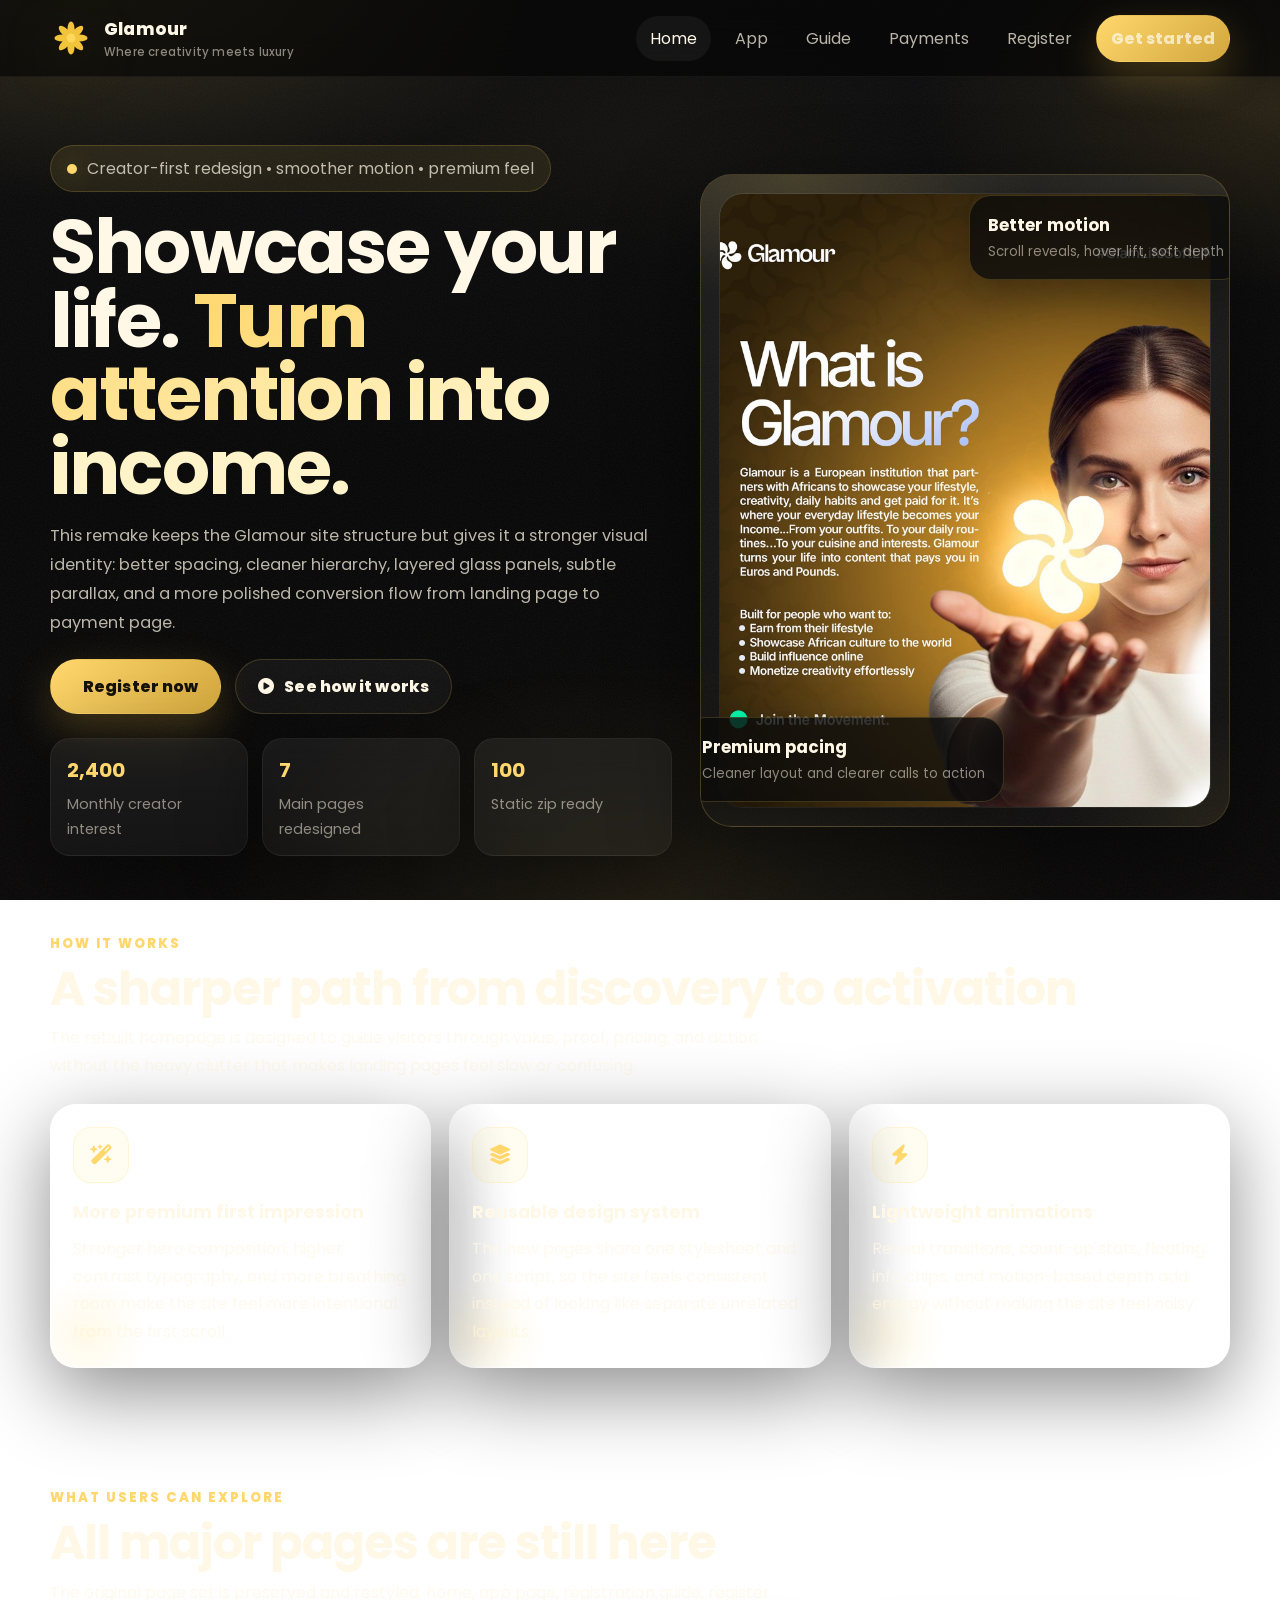
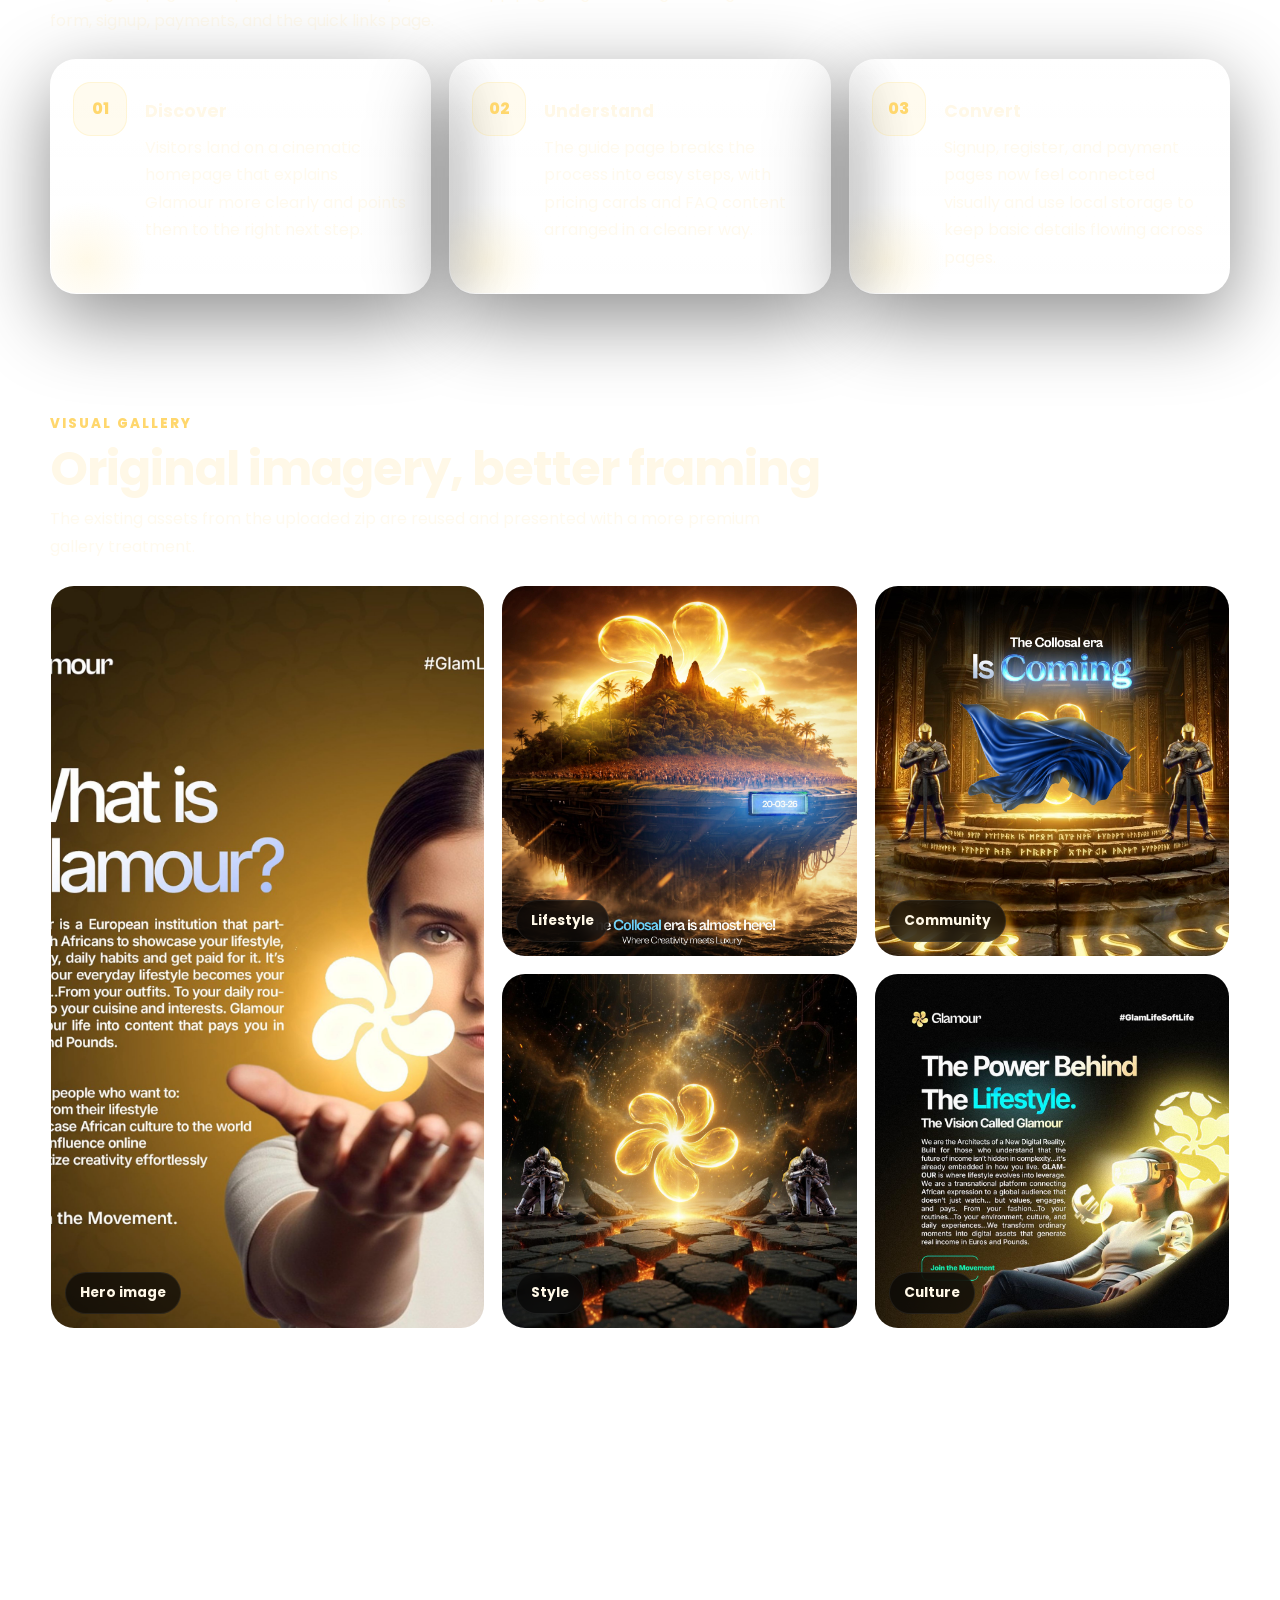
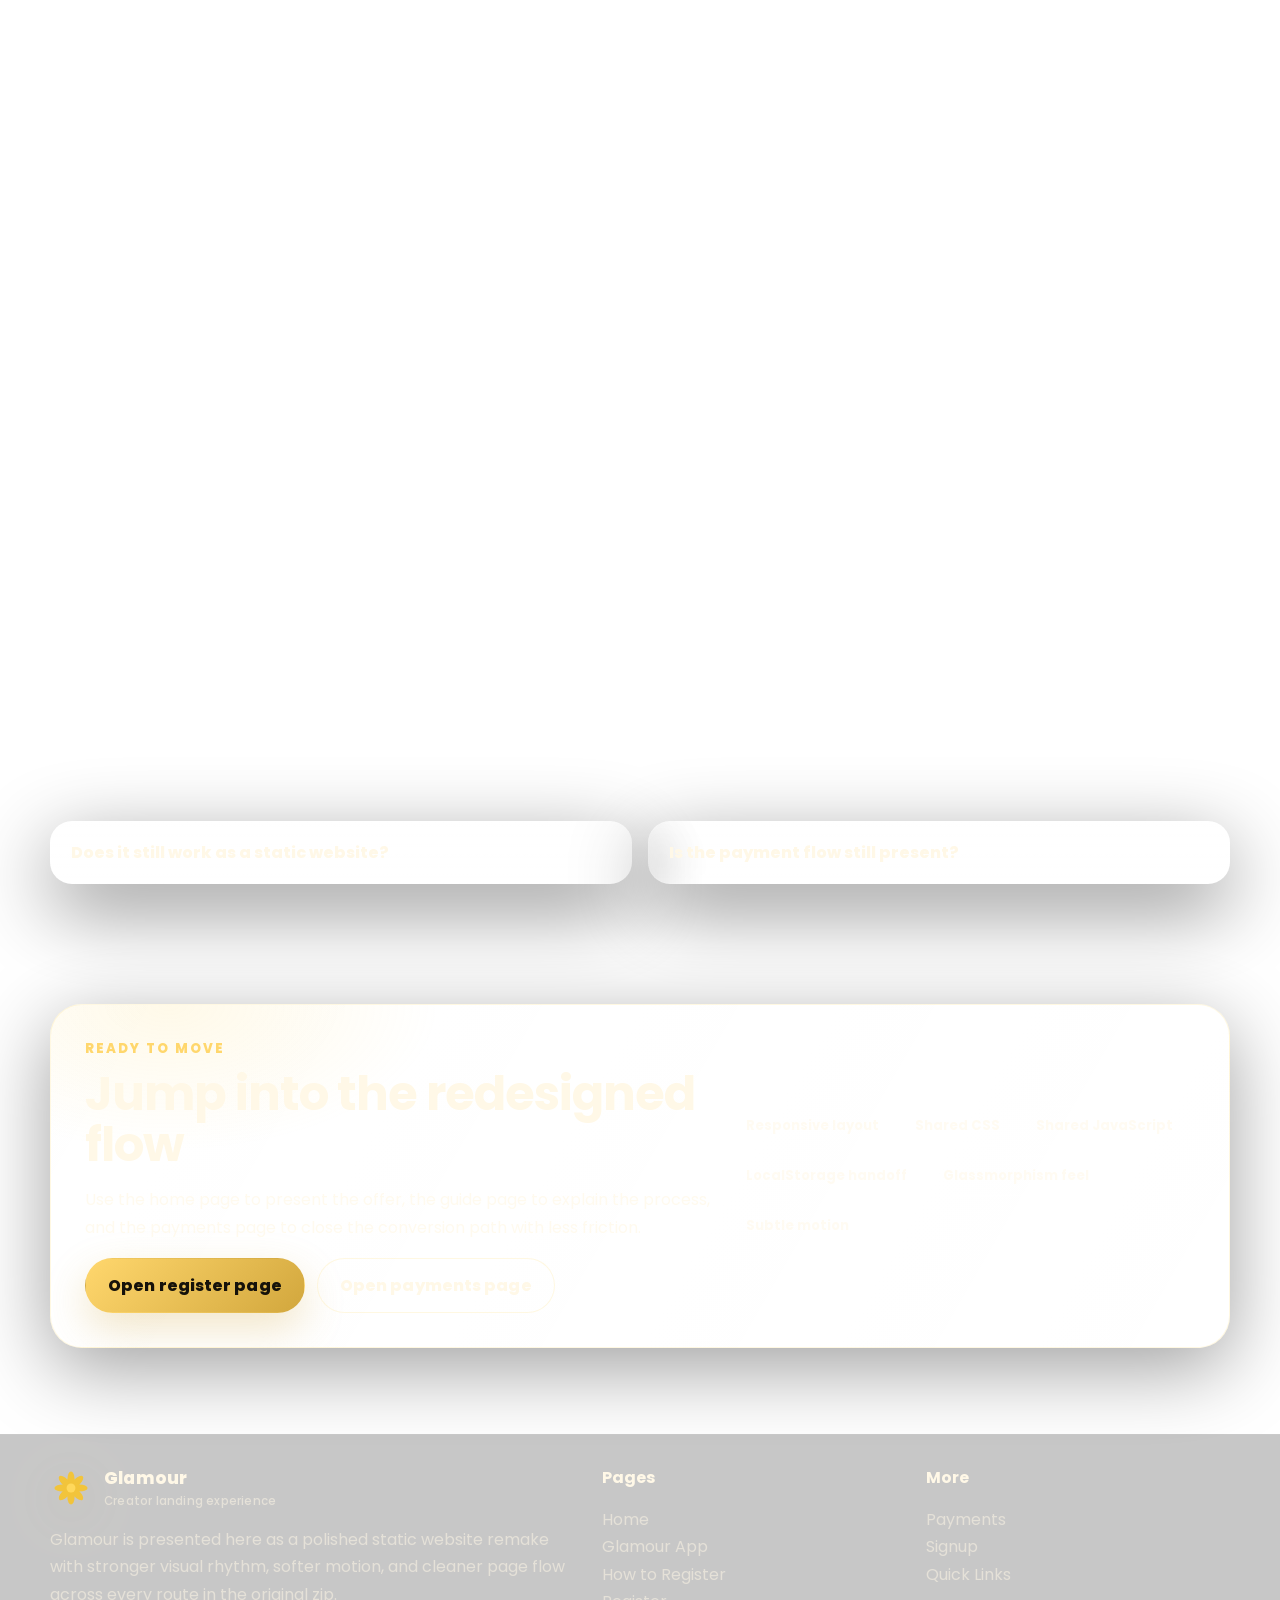
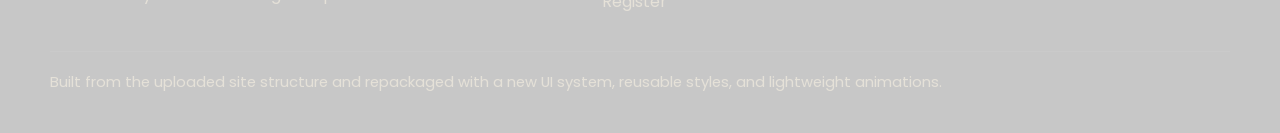
<file: index.html>
<!DOCTYPE html>
<html lang="en">
<head>

  <meta charset="UTF-8" />
  <meta name="viewport" content="width=device-width, initial-scale=1" />
  <meta name="theme-color" content="#0b0b0c" />
  <meta name="description" content="A redesigned Glamour static website with upgraded UI, smoother animations, modern sections, and every main page preserved." />
  <meta name="robots" content="index,follow" />
  <link rel="canonical" href="https://glamourwebsite.com.ng/" />
  <title>Glamour Website Remake — Lifestyle Monetization Landing Experience</title>
  <link rel="manifest" href="manifest.webmanifest" />
  <link rel="icon" href="assets/logo.svg" type="image/svg+xml" />
  <link rel="icon" href="assets/icons/favicon.ico" sizes="any" />
  <link rel="apple-touch-icon" sizes="180x180" href="assets/icons/apple-touch-icon.png" />
  <meta property="og:type" content="website" />
  <meta property="og:title" content="Glamour Website Remake — Lifestyle Monetization Landing Experience" />
  <meta property="og:description" content="A redesigned Glamour static website with upgraded UI, smoother animations, modern sections, and every main page preserved." />
  <meta property="og:url" content="https://glamourwebsite.com.ng/" />
  <meta property="og:image" content="https://glamourwebsite.com.ng/assets/glamour-hero.jpg" />
  <meta name="twitter:card" content="summary_large_image" />
  <meta name="twitter:title" content="Glamour Website Remake — Lifestyle Monetization Landing Experience" />
  <meta name="twitter:description" content="A redesigned Glamour static website with upgraded UI, smoother animations, modern sections, and every main page preserved." />
  <meta name="twitter:image" content="https://glamourwebsite.com.ng/assets/glamour-hero.jpg" />
  <link rel="preconnect" href="https://fonts.googleapis.com" />
  <link rel="preconnect" href="https://fonts.gstatic.com" crossorigin />
  <link href="https://fonts.googleapis.com/css2?family=Poppins:wght@400;500;600;700;800;900&display=swap" rel="stylesheet" />
  <link rel="stylesheet" href="https://cdnjs.cloudflare.com/ajax/libs/font-awesome/6.5.2/css/all.min.css" />
  <link rel="stylesheet" href="assets/styles.css" />

</head>
<body>

<a class="skip-link" href="#content">Skip to content</a>
<header class="topbar">
  <div class="container topbar-inner">
    <a class="brand" href="index.html" aria-label="Glamour home">
      <img src="assets/logo.svg" alt="Glamour logo" />
      <div><span>Glamour</span><small>Where creativity meets luxury</small></div>
    </a>
    <button class="nav-toggle" type="button" aria-label="Toggle menu"><i class="fa-solid fa-bars"></i></button>
    <nav class="nav" aria-label="Main navigation">
      <a href="index.html" class="active">Home</a>
      <a href="glamour-app.html">App</a>
      <a href="how-to-register.html">Guide</a>
      <a href="payments.html">Payments</a>
      <a href="register.html">Register</a>
      <a class="btn btn-primary" href="signup.html">Get started</a>
    </nav>
  </div>
</header>

<main id="content">
  <section class="hero">
    <div class="container hero-grid">
      <div data-reveal>
        <div class="pill"><span class="dot"></span> Creator-first redesign • smoother motion • premium feel</div>
        <h1>Showcase your life. <span>Turn attention into income.</span></h1>
        <p class="lead">This remake keeps the Glamour site structure but gives it a stronger visual identity: better spacing, cleaner hierarchy, layered glass panels, subtle parallax, and a more polished conversion flow from landing page to payment page.</p>
        <div class="hero-actions">
          <a class="btn btn-primary" href="register.html"><i class="fa-solid fa-sparkles"></i> Register now</a>
          <a class="btn btn-secondary" href="how-to-register.html"><i class="fa-solid fa-circle-play"></i> See how it works</a>
        </div>
        <div class="stat-row">
          <div class="mini-card"><b data-count="2400" data-duration="1800">0</b><span>Monthly creator interest</span></div>
          <div class="mini-card"><b data-count="7" data-duration="1200">0</b><span>Main pages redesigned</span></div>
          <div class="mini-card"><b data-count="100" data-duration="1500">0</b><span>Static zip ready</span></div>
        </div>
      </div>
      <div class="visual" data-reveal>
        <div class="mock-frame">
          <img src="assets/glamour-hero.jpg" alt="Glamour hero preview" />
        </div>
        <div class="float-panel float-a"><strong>Premium pacing</strong><small>Cleaner layout and clearer calls to action</small></div>
        <div class="float-panel float-b"><strong>Better motion</strong><small>Scroll reveals, hover lift, soft depth</small></div>
      </div>
    </div>
  </section>

  <section class="section">
    <div class="container">
      <div class="section-head" data-reveal>
        <div class="eyebrow">How it works</div>
        <h2>A sharper path from discovery to activation</h2>
        <p class="sub">The rebuilt homepage is designed to guide visitors through value, proof, pricing, and action without the heavy clutter that makes landing pages feel slow or confusing.</p>
      </div>
      <div class="grid-3">
        <article class="card" data-reveal>
          <div class="icon-badge"><i class="fa-solid fa-wand-magic-sparkles"></i></div>
          <h3>More premium first impression</h3>
          <p>Stronger hero composition, higher contrast typography, and more breathing room make the site feel more intentional from the first scroll.</p>
        </article>
        <article class="card" data-reveal>
          <div class="icon-badge"><i class="fa-solid fa-layer-group"></i></div>
          <h3>Reusable design system</h3>
          <p>The new pages share one stylesheet and one script, so the site feels consistent instead of looking like separate unrelated layouts.</p>
        </article>
        <article class="card" data-reveal>
          <div class="icon-badge"><i class="fa-solid fa-bolt"></i></div>
          <h3>Lightweight animations</h3>
          <p>Reveal transitions, count-up stats, floating info chips, and motion-based depth add energy without making the site feel noisy.</p>
        </article>
      </div>
    </div>
  </section>

  <section class="section">
    <div class="container">
      <div class="section-head" data-reveal>
        <div class="eyebrow">What users can explore</div>
        <h2>All major pages are still here</h2>
        <p class="sub">The original page set is preserved and restyled: home, app page, registration guide, register form, signup, payments, and the quick links page.</p>
      </div>
      <div class="grid-3">
        <article class="card step" data-reveal><div class="step-no">01</div><div><h3>Discover</h3><p>Visitors land on a cinematic homepage that explains Glamour more clearly and points them to the right next step.</p></div></article>
        <article class="card step" data-reveal><div class="step-no">02</div><div><h3>Understand</h3><p>The guide page breaks the process into easy steps, with pricing cards and FAQ content arranged in a cleaner way.</p></div></article>
        <article class="card step" data-reveal><div class="step-no">03</div><div><h3>Convert</h3><p>Signup, register, and payment pages now feel connected visually and use local storage to keep basic details flowing across pages.</p></div></article>
      </div>
    </div>
  </section>

  <section class="section">
    <div class="container">
      <div class="section-head" data-reveal>
        <div class="eyebrow">Visual gallery</div>
        <h2>Original imagery, better framing</h2>
        <p class="sub">The existing assets from the uploaded zip are reused and presented with a more premium gallery treatment.</p>
      </div>
      <div class="gallery" data-reveal>
        <div class="shot tall" data-label="Hero image"><img src="assets/glamour-hero.jpg" alt="Glamour showcase image" /></div>
        <div class="shot" data-label="Lifestyle"><img src="works/IMG-20260320-WA0023.jpg" alt="Lifestyle work sample" /></div>
        <div class="shot" data-label="Community"><img src="works/IMG-20260320-WA0026.jpg" alt="Community work sample" /></div>
        <div class="shot" data-label="Style"><img src="works/IMG-20260320-WA0054.jpg" alt="Style work sample" /></div>
        <div class="shot" data-label="Culture"><img src="works/IMG-20260322-WA0039.jpg" alt="Culture work sample" /></div>
      </div>
    </div>
  </section>

  <section class="section">
    <div class="container">
      <div class="section-head" data-reveal>
        <div class="eyebrow">Pricing view</div>
        <h2>Cleaner plan presentation</h2>
        <p class="sub">The pricing section now emphasizes clarity first, while still keeping the gold-and-black Glamour look.</p>
      </div>
      <div class="price-grid">
        <article class="price card" data-reveal>
          <h3>Standard access</h3>
          <div><span class="strike">₦20,000</span><span class="price-tag">₦14,500</span></div>
          <p>Simple entry point for users who want to complete registration and begin with the core Glamour flow.</p>
          <div class="list">
            <div class="item"><span class="tick"><i class="fa-solid fa-check"></i></span><span>One-time onboarding payment</span></div>
            <div class="item"><span class="tick"><i class="fa-solid fa-check"></i></span><span>Access to the registration path</span></div>
            <div class="item"><span class="tick"><i class="fa-solid fa-check"></i></span><span>Fast route into the creator flow</span></div>
          </div>
          <a class="btn btn-secondary btn-block" href="signup.html?plan=Standard">Choose standard</a>
        </article>
        <article class="price card featured" data-reveal>
          <span class="ribbon">Popular</span>
          <h3>Premium access</h3>
          <div><span class="strike">₦30,000</span><span class="price-tag">₦14,500</span></div>
          <p>Presented as the highlighted option for visitors who respond better to stronger visual emphasis and premium framing.</p>
          <div class="list">
            <div class="item"><span class="tick"><i class="fa-solid fa-check"></i></span><span>Priority visual treatment on the page</span></div>
            <div class="item"><span class="tick"><i class="fa-solid fa-check"></i></span><span>Better conversion-focused placement</span></div>
            <div class="item"><span class="tick"><i class="fa-solid fa-check"></i></span><span>Direct handoff to the payment screen</span></div>
          </div>
          <a class="btn btn-primary btn-block" href="signup.html?plan=Premium">Choose premium</a>
        </article>
      </div>
    </div>
  </section>

  <section class="section">
    <div class="container">
      <div class="section-head" data-reveal>
        <div class="eyebrow">FAQ</div>
        <h2>Answers presented more calmly</h2>
      </div>
      <div class="faq-grid">
        <details data-reveal open><summary>What changed in this remake?</summary><p>The page structure stays similar, but the UI is rebuilt with a shared system, improved spacing, softer motion, and more modern cards, buttons, and sections.</p></details>
        <details data-reveal><summary>Are all original pages included?</summary><p>Yes. The rebuilt package includes all the main HTML pages contained in the uploaded site, plus the existing images and supporting assets.</p></details>
        <details data-reveal><summary>Does it still work as a static website?</summary><p>Yes. The remake remains fully static, so it can be hosted anywhere that serves HTML, CSS, JavaScript, and images.</p></details>
        <details data-reveal><summary>Is the payment flow still present?</summary><p>Yes. The payment page is redesigned and includes country selection, plan display, copy buttons, and payment handoff links.</p></details>
      </div>
    </div>
  </section>

  <section class="section">
    <div class="container cta" data-reveal>
      <div class="cta-grid">
        <div>
          <div class="eyebrow">Ready to move</div>
          <h2>Jump into the redesigned flow</h2>
          <p>Use the home page to present the offer, the guide page to explain the process, and the payments page to close the conversion path with less friction.</p>
          <div class="actions">
            <a class="btn btn-primary" href="register.html">Open register page</a>
            <a class="btn btn-secondary" href="payments.html">Open payments page</a>
          </div>
        </div>
        <div>
          <div class="tag-cloud">
            <span class="badge">Responsive layout</span>
            <span class="badge">Shared CSS</span>
            <span class="badge">Shared JavaScript</span>
            <span class="badge">LocalStorage handoff</span>
            <span class="badge">Glassmorphism feel</span>
            <span class="badge">Subtle motion</span>
          </div>
        </div>
      </div>
    </div>
  </section>
</main>

<footer>
  <div class="container footer-grid">
    <div>
      <div class="brand" style="margin-bottom:10px">
        <img src="assets/logo.svg" alt="Glamour logo" />
        <div><span>Glamour</span><small>Creator landing experience</small></div>
      </div>
      <p>Glamour is presented here as a polished static website remake with stronger visual rhythm, softer motion, and cleaner page flow across every route in the original zip.</p>
    </div>
    <div>
      <strong style="display:block;margin-bottom:10px">Pages</strong>
      <p><a href="index.html">Home</a><br><a href="glamour-app.html">Glamour App</a><br><a href="how-to-register.html">How to Register</a><br><a href="register.html">Register</a></p>
    </div>
    <div>
      <strong style="display:block;margin-bottom:10px">More</strong>
      <p><a href="payments.html">Payments</a><br><a href="signup.html">Signup</a><br><a href="shortlink.html">Quick Links</a></p>
    </div>
  </div>
  <div class="container bottom-note">Built from the uploaded site structure and repackaged with a new UI system, reusable styles, and lightweight animations.</div>
</footer>
<div class="toast" id="toast">Copied.</div>
<script src="assets/site.js"></script>

</body>
</html>
</file>
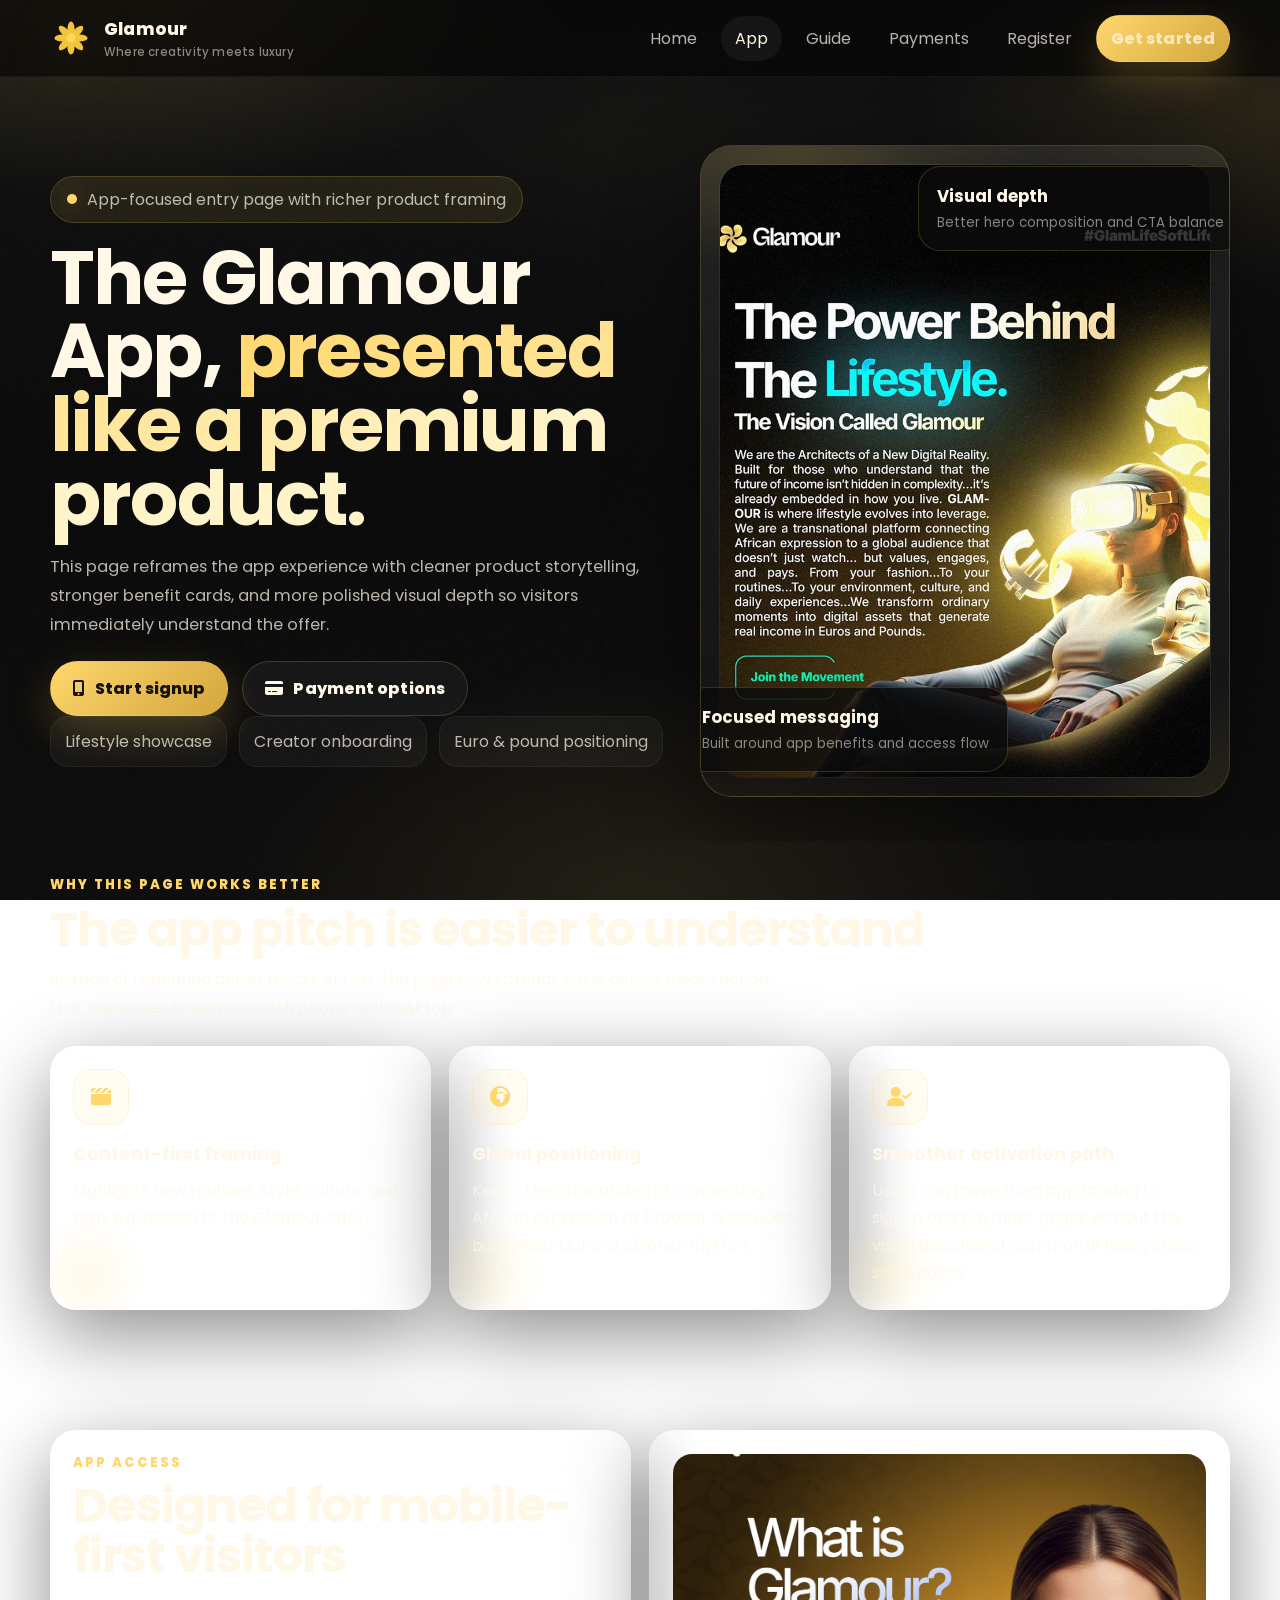
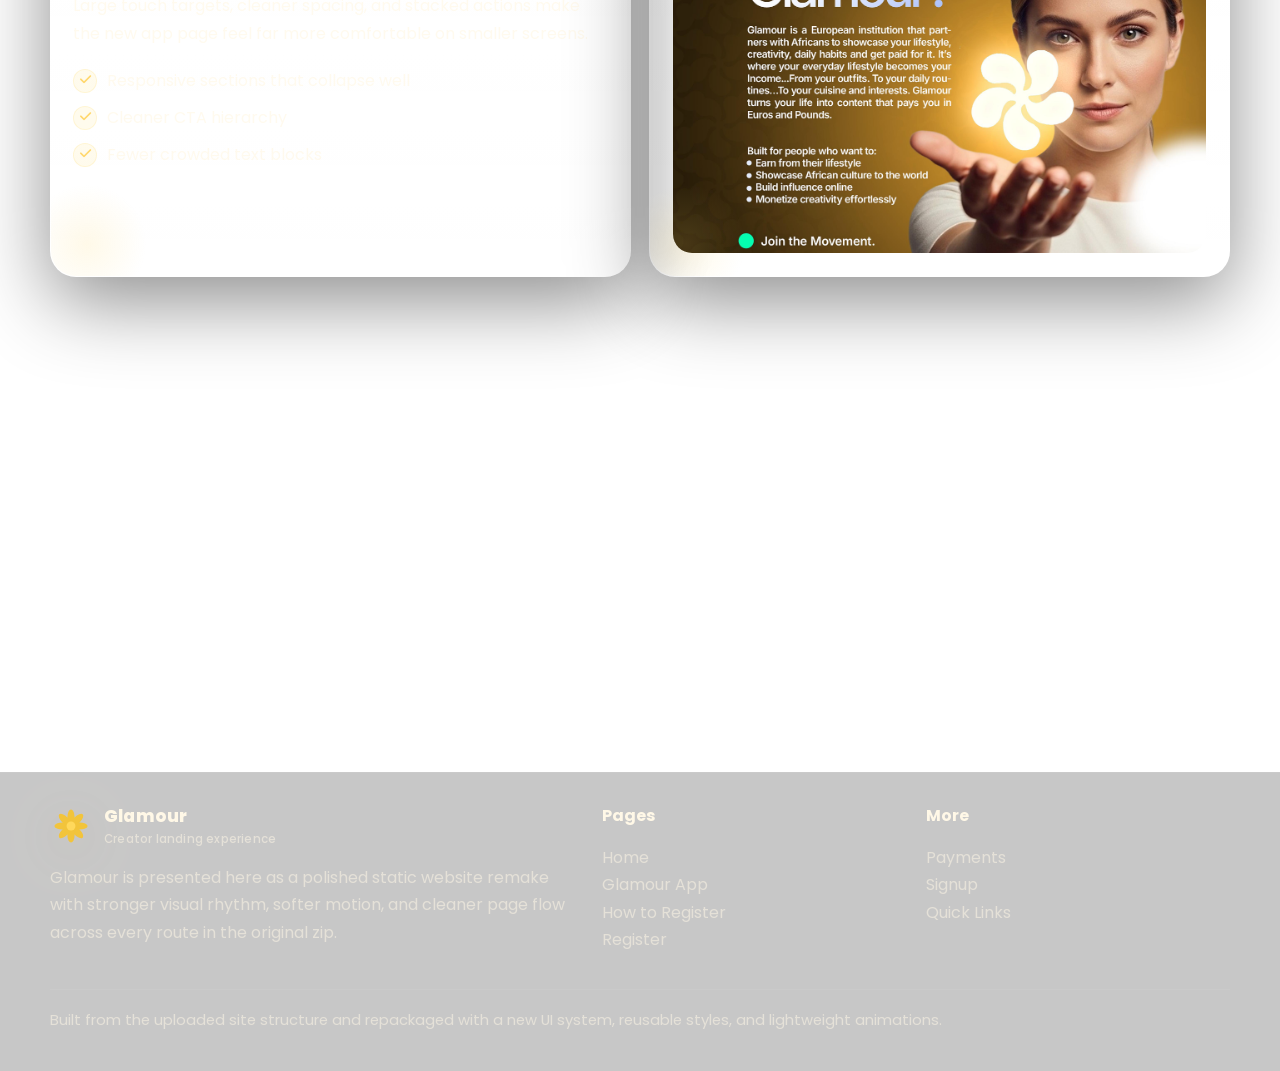
<file: glamour-app.html>
<!DOCTYPE html>
<html lang="en">
<head>

  <meta charset="UTF-8" />
  <meta name="viewport" content="width=device-width, initial-scale=1" />
  <meta name="theme-color" content="#0b0b0c" />
  <meta name="description" content="A redesigned Glamour App page with stronger visual hierarchy, modern sections, and improved static UX." />
  <meta name="robots" content="index,follow" />
  <link rel="canonical" href="https://glamourwebsite.com.ng/glamour-app.html" />
  <title>Glamour App Remake — Premium App Landing Page</title>
  <link rel="manifest" href="manifest.webmanifest" />
  <link rel="icon" href="assets/logo.svg" type="image/svg+xml" />
  <link rel="icon" href="assets/icons/favicon.ico" sizes="any" />
  <link rel="apple-touch-icon" sizes="180x180" href="assets/icons/apple-touch-icon.png" />
  <meta property="og:type" content="website" />
  <meta property="og:title" content="Glamour App Remake — Premium App Landing Page" />
  <meta property="og:description" content="A redesigned Glamour App page with stronger visual hierarchy, modern sections, and improved static UX." />
  <meta property="og:url" content="https://glamourwebsite.com.ng/glamour-app.html" />
  <meta property="og:image" content="https://glamourwebsite.com.ng/assets/glamour-hero.jpg" />
  <meta name="twitter:card" content="summary_large_image" />
  <meta name="twitter:title" content="Glamour App Remake — Premium App Landing Page" />
  <meta name="twitter:description" content="A redesigned Glamour App page with stronger visual hierarchy, modern sections, and improved static UX." />
  <meta name="twitter:image" content="https://glamourwebsite.com.ng/assets/glamour-hero.jpg" />
  <link rel="preconnect" href="https://fonts.googleapis.com" />
  <link rel="preconnect" href="https://fonts.gstatic.com" crossorigin />
  <link href="https://fonts.googleapis.com/css2?family=Poppins:wght@400;500;600;700;800;900&display=swap" rel="stylesheet" />
  <link rel="stylesheet" href="https://cdnjs.cloudflare.com/ajax/libs/font-awesome/6.5.2/css/all.min.css" />
  <link rel="stylesheet" href="assets/styles.css" />

</head>
<body>

<a class="skip-link" href="#content">Skip to content</a>
<header class="topbar">
  <div class="container topbar-inner">
    <a class="brand" href="index.html" aria-label="Glamour home">
      <img src="assets/logo.svg" alt="Glamour logo" />
      <div><span>Glamour</span><small>Where creativity meets luxury</small></div>
    </a>
    <button class="nav-toggle" type="button" aria-label="Toggle menu"><i class="fa-solid fa-bars"></i></button>
    <nav class="nav" aria-label="Main navigation">
      <a href="index.html">Home</a>
      <a href="glamour-app.html" class="active">App</a>
      <a href="how-to-register.html">Guide</a>
      <a href="payments.html">Payments</a>
      <a href="register.html">Register</a>
      <a class="btn btn-primary" href="signup.html">Get started</a>
    </nav>
  </div>
</header>

<main id="content">
  <section class="hero">
    <div class="container hero-grid">
      <div data-reveal>
        <div class="pill"><span class="dot"></span> App-focused entry page with richer product framing</div>
        <h1>The Glamour App, <span>presented like a premium product.</span></h1>
        <p class="lead">This page reframes the app experience with cleaner product storytelling, stronger benefit cards, and more polished visual depth so visitors immediately understand the offer.</p>
        <div class="hero-actions">
          <a class="btn btn-primary" href="signup.html"><i class="fa-solid fa-mobile-screen-button"></i> Start signup</a>
          <a class="btn btn-secondary" href="payments.html"><i class="fa-solid fa-credit-card"></i> Payment options</a>
        </div>
        <div class="metrics-inline">
          <span class="metric-chip">Lifestyle showcase</span>
          <span class="metric-chip">Creator onboarding</span>
          <span class="metric-chip">Euro & pound positioning</span>
        </div>
      </div>
      <div class="visual" data-reveal>
        <div class="mock-frame"><img src="assets/glamour-about.jpg" alt="Glamour app illustration" /></div>
        <div class="float-panel float-a"><strong>Focused messaging</strong><small>Built around app benefits and access flow</small></div>
        <div class="float-panel float-b"><strong>Visual depth</strong><small>Better hero composition and CTA balance</small></div>
      </div>
    </div>
  </section>

  <section class="section">
    <div class="container">
      <div class="section-head" data-reveal>
        <div class="eyebrow">Why this page works better</div>
        <h2>The app pitch is easier to understand</h2>
        <p class="sub">Instead of repeating dense blocks of text, the page now spreads value across clear sections that are easier to skim on both phone and desktop.</p>
      </div>
      <div class="grid-3">
        <article class="card" data-reveal><div class="icon-badge"><i class="fa-solid fa-clapperboard"></i></div><h3>Content-first framing</h3><p>Highlights how routines, style, culture, and daily expression fit the Glamour offer.</p></article>
        <article class="card" data-reveal><div class="icon-badge"><i class="fa-solid fa-earth-africa"></i></div><h3>Global positioning</h3><p>Keeps the original idea of connecting African expression to broader audiences, but presents it in a cleaner rhythm.</p></article>
        <article class="card" data-reveal><div class="icon-badge"><i class="fa-solid fa-user-check"></i></div><h3>Smoother activation path</h3><p>Users can move from app landing to signup and payment pages without the visual disconnect common in many static sales pages.</p></article>
      </div>
    </div>
  </section>

  <section class="section">
    <div class="container grid-2">
      <article class="card" data-reveal>
        <div class="eyebrow">App access</div>
        <h2 style="margin-top:8px">Designed for mobile-first visitors</h2>
        <p class="sub">Large touch targets, cleaner spacing, and stacked actions make the new app page feel far more comfortable on smaller screens.</p>
        <div class="list">
          <div class="item"><span class="tick"><i class="fa-solid fa-check"></i></span><span>Responsive sections that collapse well</span></div>
          <div class="item"><span class="tick"><i class="fa-solid fa-check"></i></span><span>Cleaner CTA hierarchy</span></div>
          <div class="item"><span class="tick"><i class="fa-solid fa-check"></i></span><span>Fewer crowded text blocks</span></div>
        </div>
      </article>
      <article class="card" data-reveal>
        <img src="works/IMG-20260320-WA0057.jpg" alt="Glamour work sample" style="border-radius:20px;aspect-ratio:4/3;object-fit:cover;border:1px solid rgba(255,255,255,.08)" />
      </article>
    </div>
  </section>

  <section class="section">
    <div class="container cta" data-reveal>
      <div class="cta-grid">
        <div>
          <div class="eyebrow">Next step</div>
          <h2>Continue into the creator flow</h2>
          <p>This app-focused page is best used as a bridge into signup or payment, especially for traffic that already knows a little about Glamour.</p>
        </div>
        <div class="actions">
          <a class="btn btn-primary" href="signup.html">Go to signup</a>
          <a class="btn btn-secondary" href="how-to-register.html">Read the guide</a>
        </div>
      </div>
    </div>
  </section>
</main>

<footer>
  <div class="container footer-grid">
    <div>
      <div class="brand" style="margin-bottom:10px">
        <img src="assets/logo.svg" alt="Glamour logo" />
        <div><span>Glamour</span><small>Creator landing experience</small></div>
      </div>
      <p>Glamour is presented here as a polished static website remake with stronger visual rhythm, softer motion, and cleaner page flow across every route in the original zip.</p>
    </div>
    <div>
      <strong style="display:block;margin-bottom:10px">Pages</strong>
      <p><a href="index.html">Home</a><br><a href="glamour-app.html">Glamour App</a><br><a href="how-to-register.html">How to Register</a><br><a href="register.html">Register</a></p>
    </div>
    <div>
      <strong style="display:block;margin-bottom:10px">More</strong>
      <p><a href="payments.html">Payments</a><br><a href="signup.html">Signup</a><br><a href="shortlink.html">Quick Links</a></p>
    </div>
  </div>
  <div class="container bottom-note">Built from the uploaded site structure and repackaged with a new UI system, reusable styles, and lightweight animations.</div>
</footer>
<div class="toast" id="toast">Copied.</div>
<script src="assets/site.js"></script>

</body>
</html>
</file>
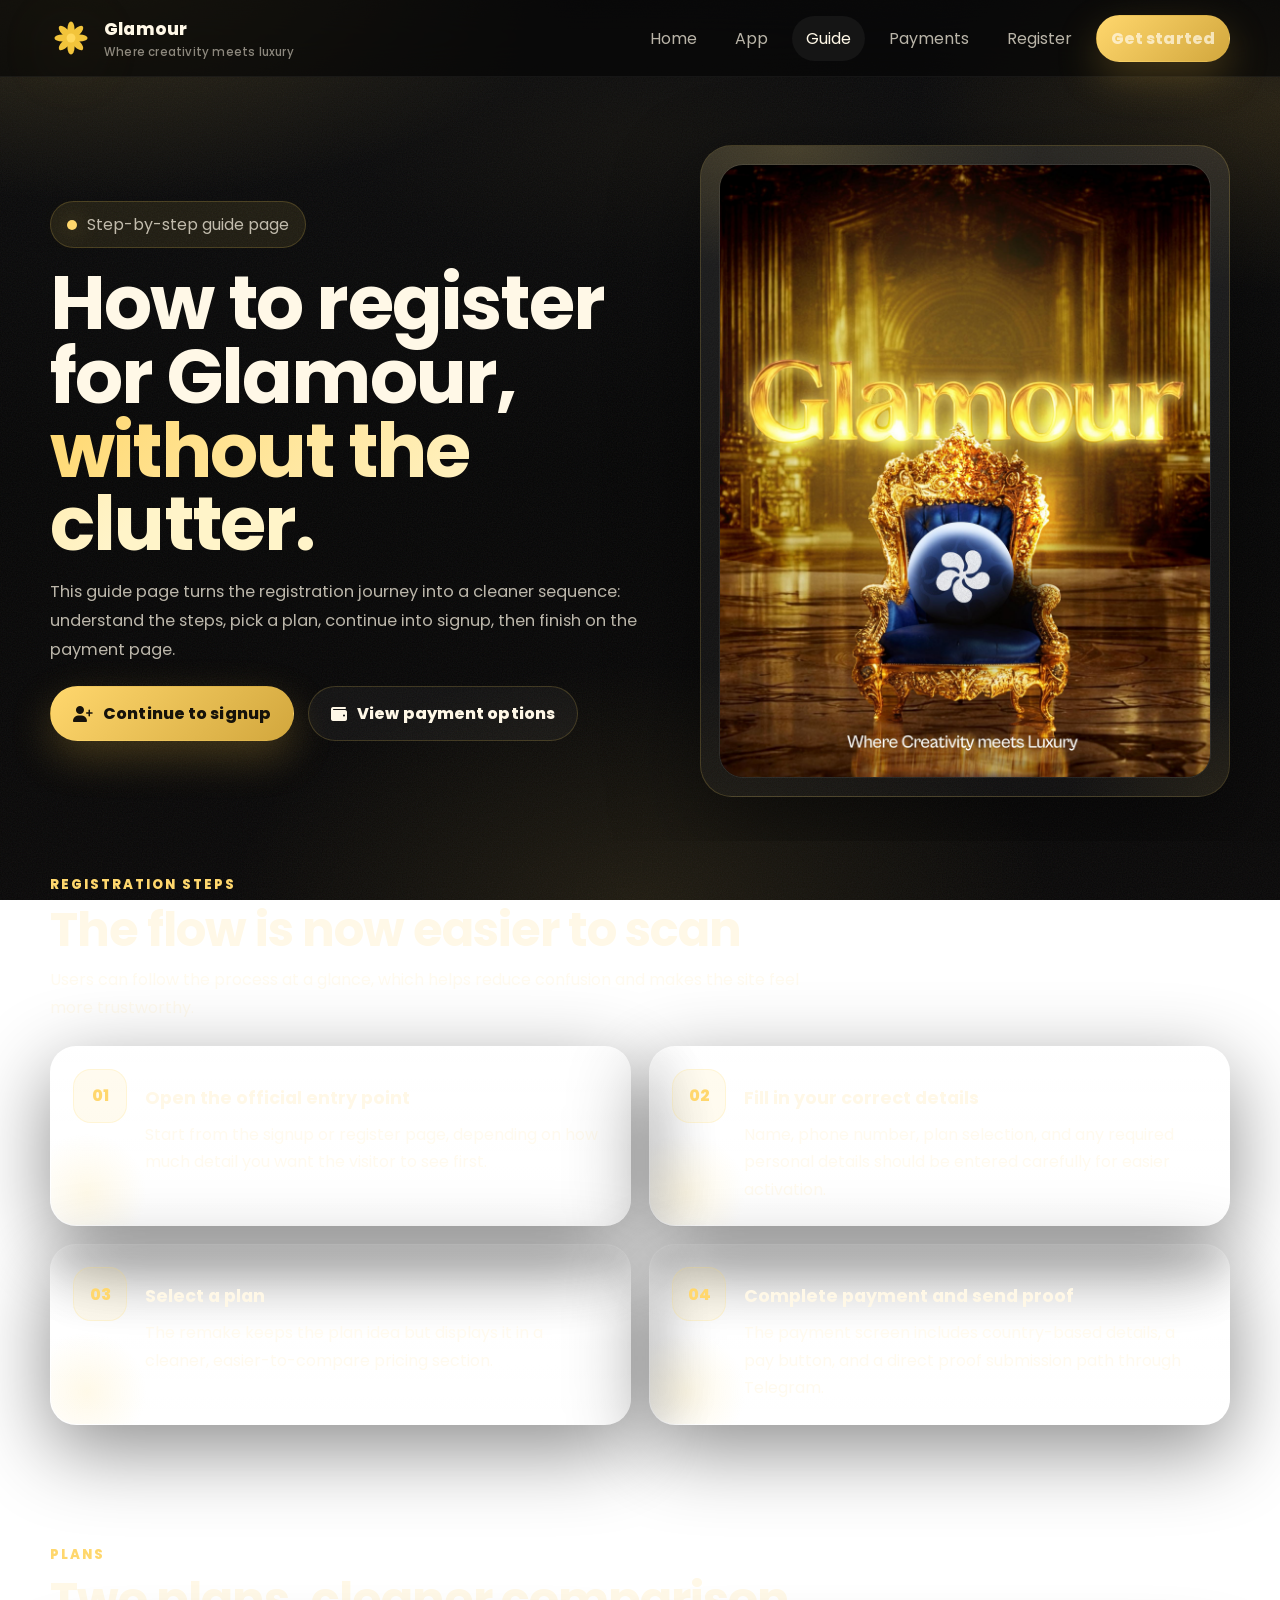
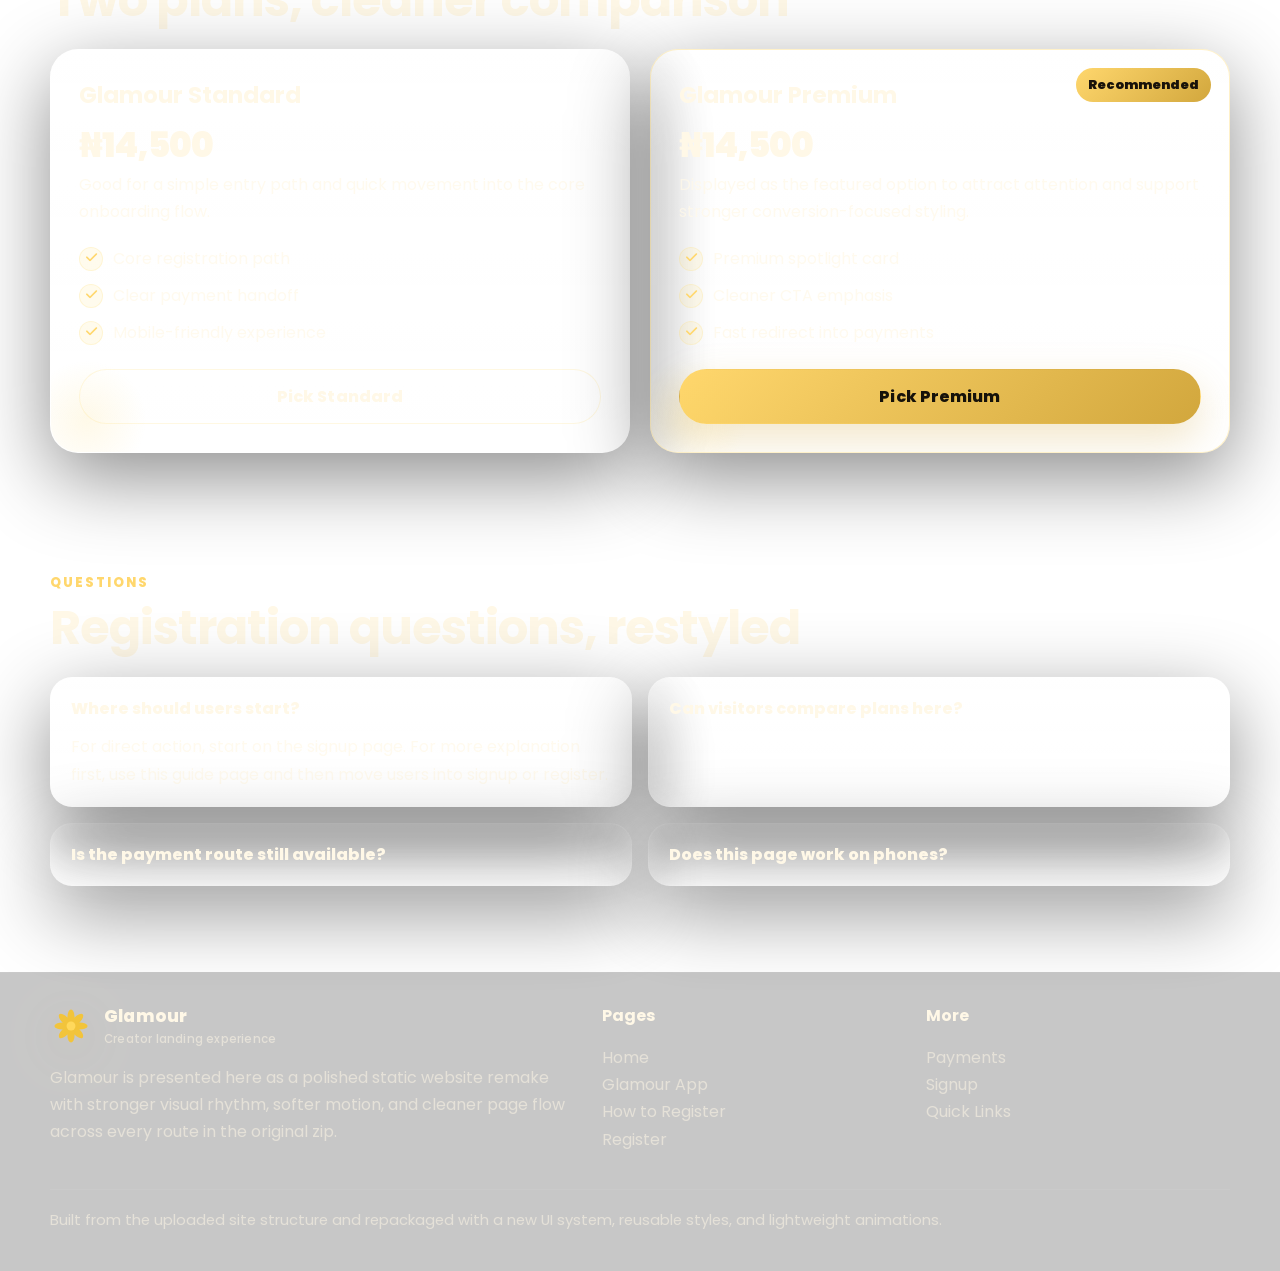
<file: how-to-register.html>
<!DOCTYPE html>
<html lang="en">
<head>

  <meta charset="UTF-8" />
  <meta name="viewport" content="width=device-width, initial-scale=1" />
  <meta name="theme-color" content="#0b0b0c" />
  <meta name="description" content="A redesigned Glamour registration guide page with clear steps, pricing cards, FAQs, and stronger CTA presentation." />
  <meta name="robots" content="index,follow" />
  <link rel="canonical" href="https://glamourwebsite.com.ng/how-to-register.html" />
  <title>How to Register for Glamour — Redesigned Registration Guide</title>
  <link rel="manifest" href="manifest.webmanifest" />
  <link rel="icon" href="assets/logo.svg" type="image/svg+xml" />
  <link rel="icon" href="assets/icons/favicon.ico" sizes="any" />
  <link rel="apple-touch-icon" sizes="180x180" href="assets/icons/apple-touch-icon.png" />
  <meta property="og:type" content="website" />
  <meta property="og:title" content="How to Register for Glamour — Redesigned Registration Guide" />
  <meta property="og:description" content="A redesigned Glamour registration guide page with clear steps, pricing cards, FAQs, and stronger CTA presentation." />
  <meta property="og:url" content="https://glamourwebsite.com.ng/how-to-register.html" />
  <meta property="og:image" content="https://glamourwebsite.com.ng/assets/glamour-hero.jpg" />
  <meta name="twitter:card" content="summary_large_image" />
  <meta name="twitter:title" content="How to Register for Glamour — Redesigned Registration Guide" />
  <meta name="twitter:description" content="A redesigned Glamour registration guide page with clear steps, pricing cards, FAQs, and stronger CTA presentation." />
  <meta name="twitter:image" content="https://glamourwebsite.com.ng/assets/glamour-hero.jpg" />
  <link rel="preconnect" href="https://fonts.googleapis.com" />
  <link rel="preconnect" href="https://fonts.gstatic.com" crossorigin />
  <link href="https://fonts.googleapis.com/css2?family=Poppins:wght@400;500;600;700;800;900&display=swap" rel="stylesheet" />
  <link rel="stylesheet" href="https://cdnjs.cloudflare.com/ajax/libs/font-awesome/6.5.2/css/all.min.css" />
  <link rel="stylesheet" href="assets/styles.css" />

</head>
<body>

<a class="skip-link" href="#content">Skip to content</a>
<header class="topbar">
  <div class="container topbar-inner">
    <a class="brand" href="index.html" aria-label="Glamour home">
      <img src="assets/logo.svg" alt="Glamour logo" />
      <div><span>Glamour</span><small>Where creativity meets luxury</small></div>
    </a>
    <button class="nav-toggle" type="button" aria-label="Toggle menu"><i class="fa-solid fa-bars"></i></button>
    <nav class="nav" aria-label="Main navigation">
      <a href="index.html">Home</a>
      <a href="glamour-app.html">App</a>
      <a href="how-to-register.html" class="active">Guide</a>
      <a href="payments.html">Payments</a>
      <a href="register.html">Register</a>
      <a class="btn btn-primary" href="signup.html">Get started</a>
    </nav>
  </div>
</header>

<main id="content">
  <section class="hero">
    <div class="container hero-grid">
      <div data-reveal>
        <div class="pill"><span class="dot"></span> Step-by-step guide page</div>
        <h1>How to register for Glamour, <span>without the clutter.</span></h1>
        <p class="lead">This guide page turns the registration journey into a cleaner sequence: understand the steps, pick a plan, continue into signup, then finish on the payment page.</p>
        <div class="hero-actions">
          <a class="btn btn-primary" href="signup.html"><i class="fa-solid fa-user-plus"></i> Continue to signup</a>
          <a class="btn btn-secondary" href="payments.html"><i class="fa-solid fa-wallet"></i> View payment options</a>
        </div>
      </div>
      <div class="visual" data-reveal>
        <div class="mock-frame"><img src="works/IMG-20260320-WA0061.jpg" alt="Registration guide visual" /></div>
      </div>
    </div>
  </section>

  <section class="section">
    <div class="container">
      <div class="section-head" data-reveal>
        <div class="eyebrow">Registration steps</div>
        <h2>The flow is now easier to scan</h2>
        <p class="sub">Users can follow the process at a glance, which helps reduce confusion and makes the site feel more trustworthy.</p>
      </div>
      <div class="grid-2">
        <article class="card step" data-reveal><div class="step-no">01</div><div><h3>Open the official entry point</h3><p>Start from the signup or register page, depending on how much detail you want the visitor to see first.</p></div></article>
        <article class="card step" data-reveal><div class="step-no">02</div><div><h3>Fill in your correct details</h3><p>Name, phone number, plan selection, and any required personal details should be entered carefully for easier activation.</p></div></article>
        <article class="card step" data-reveal><div class="step-no">03</div><div><h3>Select a plan</h3><p>The remake keeps the plan idea but displays it in a cleaner, easier-to-compare pricing section.</p></div></article>
        <article class="card step" data-reveal><div class="step-no">04</div><div><h3>Complete payment and send proof</h3><p>The payment screen includes country-based details, a pay button, and a direct proof submission path through Telegram.</p></div></article>
      </div>
    </div>
  </section>

  <section class="section">
    <div class="container">
      <div class="section-head" data-reveal>
        <div class="eyebrow">Plans</div>
        <h2>Two plans, cleaner comparison</h2>
      </div>
      <div class="price-grid">
        <article class="price card" data-reveal>
          <h3>Glamour Standard</h3>
          <div><span class="price-tag">₦14,500</span></div>
          <p>Good for a simple entry path and quick movement into the core onboarding flow.</p>
          <div class="list">
            <div class="item"><span class="tick"><i class="fa-solid fa-check"></i></span><span>Core registration path</span></div>
            <div class="item"><span class="tick"><i class="fa-solid fa-check"></i></span><span>Clear payment handoff</span></div>
            <div class="item"><span class="tick"><i class="fa-solid fa-check"></i></span><span>Mobile-friendly experience</span></div>
          </div>
          <a class="btn btn-secondary btn-block" href="signup.html?plan=Standard">Pick Standard</a>
        </article>
        <article class="price card featured" data-reveal>
          <span class="ribbon">Recommended</span>
          <h3>Glamour Premium</h3>
          <div><span class="price-tag">₦14,500</span></div>
          <p>Displayed as the featured option to attract attention and support stronger conversion-focused styling.</p>
          <div class="list">
            <div class="item"><span class="tick"><i class="fa-solid fa-check"></i></span><span>Premium spotlight card</span></div>
            <div class="item"><span class="tick"><i class="fa-solid fa-check"></i></span><span>Cleaner CTA emphasis</span></div>
            <div class="item"><span class="tick"><i class="fa-solid fa-check"></i></span><span>Fast redirect into payments</span></div>
          </div>
          <a class="btn btn-primary btn-block" href="signup.html?plan=Premium">Pick Premium</a>
        </article>
      </div>
    </div>
  </section>

  <section class="section">
    <div class="container">
      <div class="section-head" data-reveal>
        <div class="eyebrow">Questions</div>
        <h2>Registration questions, restyled</h2>
      </div>
      <div class="faq-grid">
        <details data-reveal open><summary>Where should users start?</summary><p>For direct action, start on the signup page. For more explanation first, use this guide page and then move users into signup or register.</p></details>
        <details data-reveal><summary>Can visitors compare plans here?</summary><p>Yes. The plan cards are placed before the final CTA so users can understand the offer before taking the next step.</p></details>
        <details data-reveal><summary>Is the payment route still available?</summary><p>Yes. The payment screen remains part of the flow and now feels more polished and organized.</p></details>
        <details data-reveal><summary>Does this page work on phones?</summary><p>Yes. The layout is responsive and the sections stack cleanly on smaller screens.</p></details>
      </div>
    </div>
  </section>
</main>

<footer>
  <div class="container footer-grid">
    <div>
      <div class="brand" style="margin-bottom:10px">
        <img src="assets/logo.svg" alt="Glamour logo" />
        <div><span>Glamour</span><small>Creator landing experience</small></div>
      </div>
      <p>Glamour is presented here as a polished static website remake with stronger visual rhythm, softer motion, and cleaner page flow across every route in the original zip.</p>
    </div>
    <div>
      <strong style="display:block;margin-bottom:10px">Pages</strong>
      <p><a href="index.html">Home</a><br><a href="glamour-app.html">Glamour App</a><br><a href="how-to-register.html">How to Register</a><br><a href="register.html">Register</a></p>
    </div>
    <div>
      <strong style="display:block;margin-bottom:10px">More</strong>
      <p><a href="payments.html">Payments</a><br><a href="signup.html">Signup</a><br><a href="shortlink.html">Quick Links</a></p>
    </div>
  </div>
  <div class="container bottom-note">Built from the uploaded site structure and repackaged with a new UI system, reusable styles, and lightweight animations.</div>
</footer>
<div class="toast" id="toast">Copied.</div>
<script src="assets/site.js"></script>

</body>
</html>
</file>
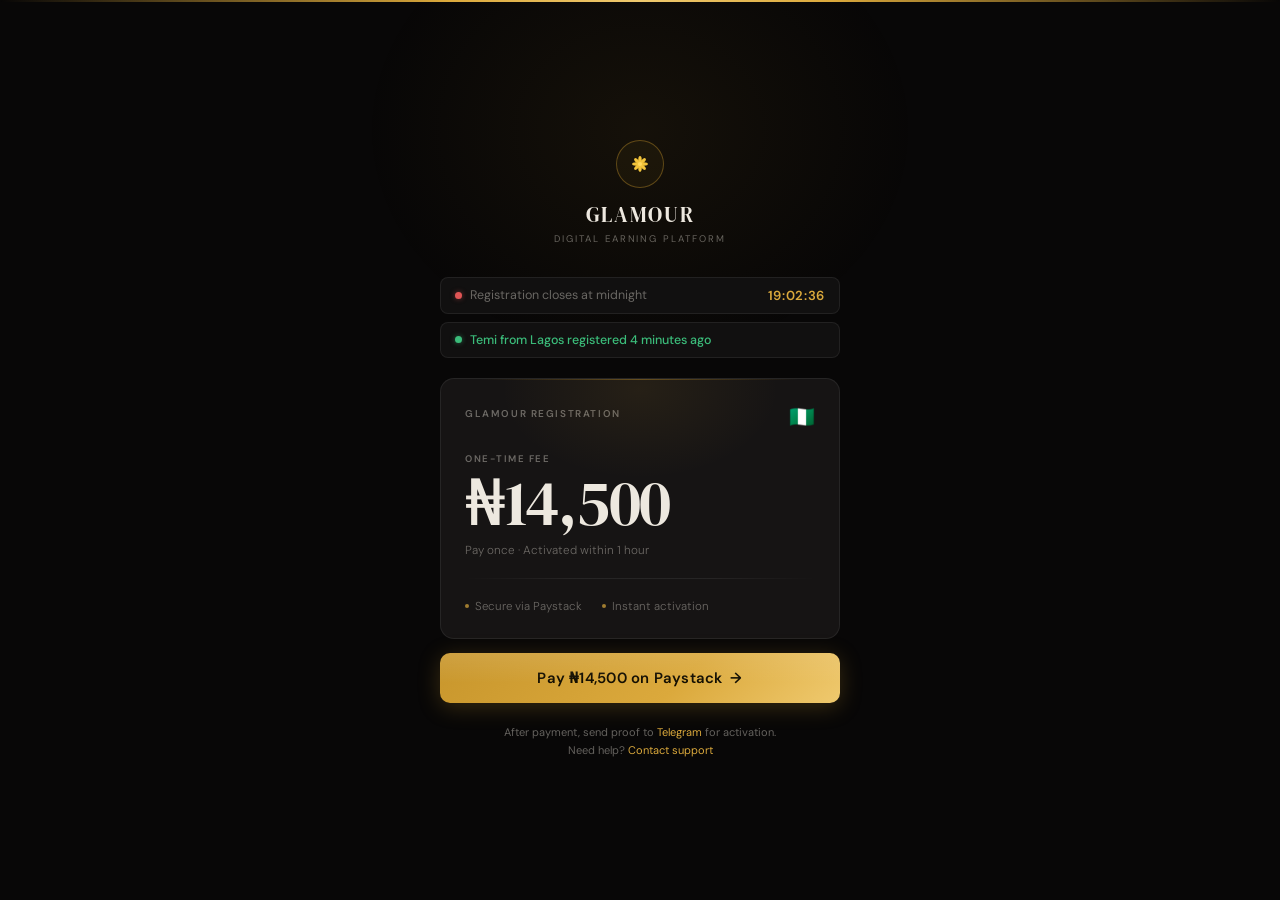
<file: payments.html>
<!DOCTYPE html>
<html lang="en">
<head>
  <meta charset="UTF-8" />
  <meta name="viewport" content="width=device-width, initial-scale=1" />
  <meta name="theme-color" content="#080707" />
  <meta name="description" content="Glamour — Pay your registration fee and get activated today." />
  <title>Glamour — Register &amp; Get Activated</title>
  <link rel="icon" href="assets/logo.svg" type="image/svg+xml" />
  <link rel="preconnect" href="https://fonts.googleapis.com" />
  <link rel="preconnect" href="https://fonts.gstatic.com" crossorigin />
  <link href="https://fonts.googleapis.com/css2?family=DM+Serif+Display:ital@0;1&family=DM+Sans:wght@300;400;500;600&display=swap" rel="stylesheet" />

  <style>
    *, *::before, *::after { box-sizing: border-box; margin: 0; padding: 0; }

    :root {
      --bg:      #080707;
      --surface: #111010;
      --card:    #161414;
      --border:  rgba(255,255,255,0.07);
      --text:    #ede8df;
      --muted:   rgba(237,232,223,0.4);
      --gold:    #c8962c;
      --gold2:   #dba93c;
      --gold3:   #efc96e;
      --radius:  14px;
    }

    html, body { height: 100%; }

    body {
      font-family: 'DM Sans', sans-serif;
      background: var(--bg);
      color: var(--text);
      min-height: 100vh;
      display: flex;
      flex-direction: column;
      align-items: center;
      justify-content: center;
      padding: 48px 20px;
      position: relative;
      overflow-x: hidden;
    }

    /* Ambient glow — very subtle */
    body::before {
      content: '';
      position: fixed;
      width: 600px; height: 500px;
      background: radial-gradient(ellipse, rgba(200,150,44,0.07) 0%, transparent 65%);
      top: -120px; left: 50%; transform: translateX(-50%);
      pointer-events: none; z-index: 0;
    }

    /* Gold hairline top */
    body::after {
      content: '';
      position: fixed; top: 0; left: 0; right: 0; height: 2px;
      background: linear-gradient(90deg, transparent, var(--gold2) 35%, var(--gold3) 50%, var(--gold2) 65%, transparent);
      z-index: 100;
    }

    /* ── WRAPPER ── */
    .wrapper {
      position: relative; z-index: 1;
      width: 100%; max-width: 400px;
      display: flex; flex-direction: column;
      align-items: center;
    }

    /* ── BRAND ── */
    .brand {
      display: flex; flex-direction: column; align-items: center;
      margin-bottom: 32px;
      opacity: 0; animation: up 0.55s 0.05s ease forwards;
    }
    .brand-ring {
      width: 48px; height: 48px; border-radius: 50%;
      border: 1px solid rgba(200,150,44,0.4);
      display: flex; align-items: center; justify-content: center;
      margin-bottom: 12px;
      background: rgba(200,150,44,0.05);
    }
    .brand-ring img { width: 20px; height: 20px; }
    .brand-name {
      font-family: 'DM Serif Display', serif;
      font-size: 1.3rem; letter-spacing: 0.08em;
      text-transform: uppercase; color: var(--text);
    }
    .brand-sub {
      font-size: 0.6rem; letter-spacing: 0.2em; text-transform: uppercase;
      color: var(--muted); margin-top: 3px;
    }

    /* ── STATUS PILLS ── */
    .pills {
      width: 100%; display: flex; flex-direction: column; gap: 8px;
      margin-bottom: 20px;
    }
    .pill {
      display: flex; align-items: center; justify-content: space-between; gap: 10px;
      background: var(--surface);
      border: 1px solid var(--border);
      border-radius: 8px;
      padding: 9px 14px;
      font-size: 0.78rem;
      opacity: 0;
    }
    .pill-1 { animation: up 0.5s 0.15s ease forwards; }
    .pill-2 { animation: up 0.5s 0.22s ease forwards; }

    .pill-left { display: flex; align-items: center; gap: 8px; color: var(--muted); }
    .dot { width: 7px; height: 7px; border-radius: 50%; flex-shrink: 0; animation: blink 2.2s ease-in-out infinite; }
    .dot-red   { background: #e05555; box-shadow: 0 0 5px rgba(224,85,85,0.5); }
    .dot-green { background: #3bbc7a; box-shadow: 0 0 5px rgba(59,188,122,0.5); }
    .pill-timer { font-weight: 600; font-size: 0.82rem; color: var(--gold2); font-variant-numeric: tabular-nums; letter-spacing: 0.05em; }
    .pill-green .pill-left { color: #3bbc7a; font-weight: 500; }

    @keyframes blink {
      0%,100% { opacity: 1; }
      50%      { opacity: 0.35; }
    }

    /* ── MAIN CARD ── */
    .card {
      width: 100%;
      background: var(--card);
      border: 1px solid var(--border);
      border-radius: var(--radius);
      padding: 28px 24px 24px;
      position: relative; overflow: hidden;
      opacity: 0; animation: up 0.55s 0.3s ease forwards;
    }

    /* Glow inside card */
    .card::before {
      content: '';
      position: absolute; top: -80px; left: 50%; transform: translateX(-50%);
      width: 280px; height: 180px;
      background: radial-gradient(ellipse, rgba(200,150,44,0.09) 0%, transparent 70%);
      pointer-events: none;
    }

    /* Top shimmer line */
    .card::after {
      content: '';
      position: absolute; top: 0; left: 10%; right: 10%; height: 1px;
      background: linear-gradient(90deg, transparent, rgba(200,150,44,0.4), transparent);
    }

    .card-header {
      display: flex; justify-content: space-between; align-items: flex-start;
      margin-bottom: 24px;
    }
    .card-tag {
      font-size: 0.62rem; font-weight: 600; letter-spacing: 0.16em;
      text-transform: uppercase; color: var(--muted);
    }
    .card-flag { font-size: 1.3rem; line-height: 1; }

    .amount-label {
      font-size: 0.6rem; font-weight: 600; letter-spacing: 0.16em;
      text-transform: uppercase; color: var(--muted); margin-bottom: 6px;
    }
    .amount {
      font-family: 'DM Serif Display', serif;
      font-size: clamp(2.8rem, 13vw, 4rem);
      color: var(--text); line-height: 1; letter-spacing: -0.02em;
    }
    .amount-sub {
      font-size: 0.73rem; color: var(--muted);
      margin-top: 7px; font-weight: 300;
    }

    .divider {
      height: 1px;
      background: linear-gradient(90deg, transparent, var(--border) 30%, var(--border) 70%, transparent);
      margin: 20px 0;
    }

    .features { display: flex; gap: 20px; }
    .feat {
      display: flex; align-items: center; gap: 6px;
      font-size: 0.72rem; color: var(--muted); font-weight: 300;
    }
    .feat-mark {
      width: 4px; height: 4px; border-radius: 50%;
      background: var(--gold2); flex-shrink: 0; opacity: 0.7;
    }

    /* ── BUTTON ── */
    .btn {
      display: flex; align-items: center; justify-content: center; gap: 8px;
      width: 100%; margin-top: 14px;
      padding: 15px 24px;
      border-radius: 10px;
      font-family: 'DM Sans', sans-serif;
      font-size: 0.93rem; font-weight: 600;
      letter-spacing: 0.015em;
      text-decoration: none; border: none; cursor: pointer;
      background: linear-gradient(135deg, var(--gold) 0%, var(--gold2) 60%, var(--gold3) 100%);
      color: #130e00;
      transition: all 0.22s ease;
      box-shadow: 0 4px 22px rgba(200,150,44,0.25);
      opacity: 0; animation: up 0.5s 0.42s ease forwards;
      position: relative; overflow: hidden;
    }
    .btn::before {
      content: '';
      position: absolute; inset: 0;
      background: linear-gradient(180deg, rgba(255,255,255,0.1) 0%, transparent 60%);
      border-radius: inherit;
    }
    .btn:hover {
      transform: translateY(-2px);
      box-shadow: 0 10px 32px rgba(200,150,44,0.38);
      background: linear-gradient(135deg, var(--gold2) 0%, var(--gold3) 100%);
    }
    .btn:active { transform: translateY(0); }
    .arrow { transition: transform 0.2s; }
    .btn:hover .arrow { transform: translateX(4px); }

    /* ── FOOT NOTE ── */
    .footnote {
      margin-top: 20px;
      font-size: 0.69rem; color: var(--muted);
      text-align: center; line-height: 1.7;
      opacity: 0; animation: up 0.5s 0.5s ease forwards;
    }
    .footnote a { color: var(--gold2); text-decoration: none; }
    .footnote a:hover { color: var(--gold3); }

    /* ── KEYFRAMES ── */
    @keyframes up {
      from { opacity: 0; transform: translateY(12px); }
      to   { opacity: 1; transform: translateY(0); }
    }
  </style>
</head>
<body>

<div class="wrapper">

  <!-- Brand -->
  <div class="brand">
    <div class="brand-ring">
      <img src="assets/logo.svg" alt="Glamour" />
    </div>
    <div class="brand-name">Glamour</div>
    <div class="brand-sub">Digital Earning Platform</div>
  </div>

  <!-- Pills -->
  <div class="pills">
    <div class="pill pill-1">
      <div class="pill-left">
        <span class="dot dot-red"></span>
        <span>Registration closes at midnight</span>
      </div>
      <span class="pill-timer" id="countdown">--:--:--</span>
    </div>
    <div class="pill pill-2 pill-green">
      <div class="pill-left">
        <span class="dot dot-green"></span>
        <span id="socialProof">Temi from Lagos registered 4 minutes ago</span>
      </div>
    </div>
  </div>

  <!-- Card -->
  <div class="card">
    <div class="card-header">
      <span class="card-tag">Glamour Registration</span>
      <span class="card-flag">🇳🇬</span>
    </div>
    <div class="amount-label">One-Time Fee</div>
    <div class="amount">₦14,500</div>
    <div class="amount-sub">Pay once · Activated within 1 hour</div>
    <div class="divider"></div>
    <div class="features">
      <div class="feat"><span class="feat-mark"></span> Secure via Paystack</div>
      <div class="feat"><span class="feat-mark"></span> Instant activation</div>
    </div>
  </div>

  <!-- CTA -->
  <a class="btn"
     href="https://paystack.shop/pay/jgi42yryfl"
     target="_blank"
     rel="noopener noreferrer">
    Pay ₦14,500 on Paystack
    <span class="arrow">→</span>
  </a>

  <!-- Footnote -->
  <p class="footnote">
    After payment, send proof to <a href="https://t.me/GlamourVendor" target="_blank" rel="noopener">Telegram</a> for activation.<br>
    Need help? <a href="https://t.me/GlamourVendor" target="_blank" rel="noopener">Contact support</a>
  </p>

</div>

<script>
  /* Countdown */
  function tick() {
    const now = new Date(), end = new Date();
    end.setHours(23, 59, 59, 999);
    const d = end - now;
    if (d <= 0) { document.getElementById('countdown').textContent = '00:00:00'; return; }
    const p = n => String(n).padStart(2, '0');
    document.getElementById('countdown').textContent =
      `${p(Math.floor(d/3600000))}:${p(Math.floor(d%3600000/60000))}:${p(Math.floor(d%60000/1000))}`;
  }
  tick(); setInterval(tick, 1000);

  /* Social proof */
  const proofs = [
    'Temi from Lagos registered 4 minutes ago',
    'Amara from Abuja registered 11 minutes ago',
    'Chisom from Port Harcourt registered 18 minutes ago',
    'Fatima from Kano registered 26 minutes ago',
    'Blessing from Ibadan registered 33 minutes ago',
    'Ngozi from Enugu registered 41 minutes ago',
    'Seun from Lagos registered 7 minutes ago',
  ];
  let i = 0;
  setInterval(() => {
    i = (i + 1) % proofs.length;
    const el = document.getElementById('socialProof');
    el.style.transition = 'opacity 0.28s';
    el.style.opacity = '0';
    setTimeout(() => { el.textContent = proofs[i]; el.style.opacity = '1'; }, 300);
  }, 7000);
</script>

</body>
</html>
</file>
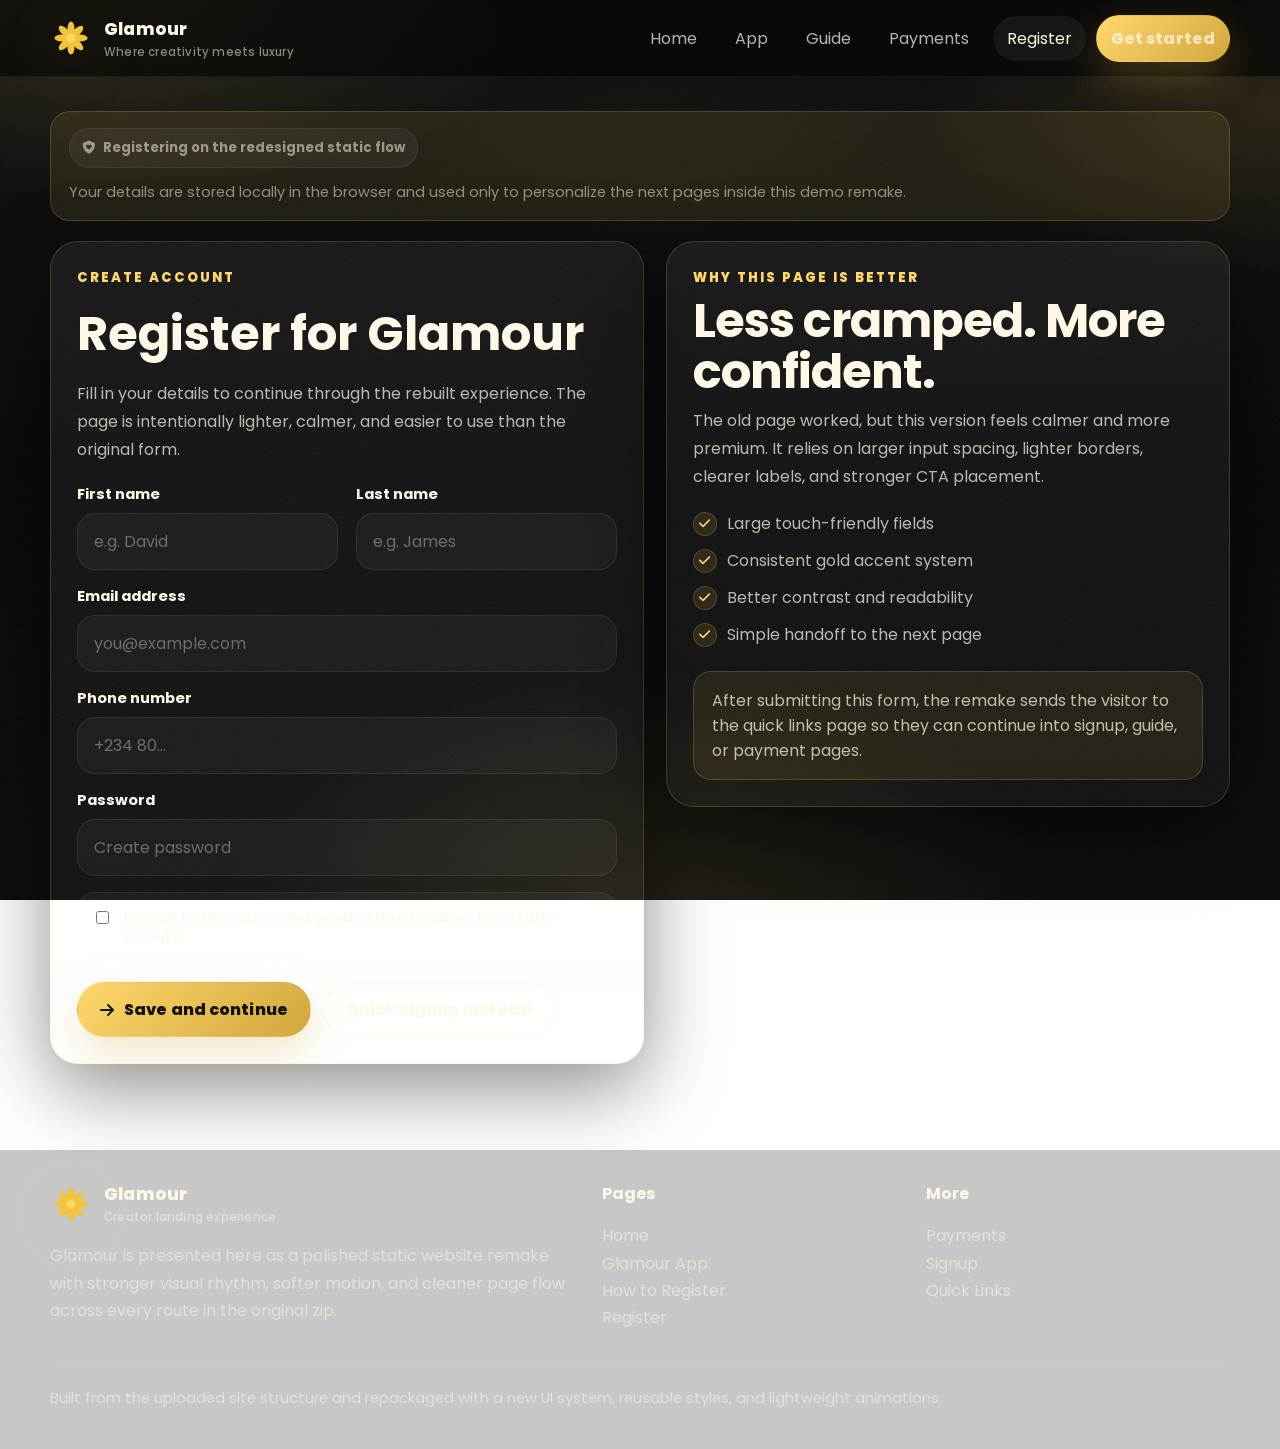
<file: register.html>
<!DOCTYPE html>
<html lang="en">
<head>

  <meta charset="UTF-8" />
  <meta name="viewport" content="width=device-width, initial-scale=1" />
  <meta name="theme-color" content="#0b0b0c" />
  <meta name="description" content="A redesigned Glamour registration form with better spacing, friendlier validation flow, and modern static UI." />
  <meta name="robots" content="index,follow" />
  <link rel="canonical" href="https://glamourwebsite.com.ng/register.html" />
  <title>Glamour Register — Premium Styled Account Form</title>
  <link rel="manifest" href="manifest.webmanifest" />
  <link rel="icon" href="assets/logo.svg" type="image/svg+xml" />
  <link rel="icon" href="assets/icons/favicon.ico" sizes="any" />
  <link rel="apple-touch-icon" sizes="180x180" href="assets/icons/apple-touch-icon.png" />
  <meta property="og:type" content="website" />
  <meta property="og:title" content="Glamour Register — Premium Styled Account Form" />
  <meta property="og:description" content="A redesigned Glamour registration form with better spacing, friendlier validation flow, and modern static UI." />
  <meta property="og:url" content="https://glamourwebsite.com.ng/register.html" />
  <meta property="og:image" content="https://glamourwebsite.com.ng/assets/glamour-hero.jpg" />
  <meta name="twitter:card" content="summary_large_image" />
  <meta name="twitter:title" content="Glamour Register — Premium Styled Account Form" />
  <meta name="twitter:description" content="A redesigned Glamour registration form with better spacing, friendlier validation flow, and modern static UI." />
  <meta name="twitter:image" content="https://glamourwebsite.com.ng/assets/glamour-hero.jpg" />
  <link rel="preconnect" href="https://fonts.googleapis.com" />
  <link rel="preconnect" href="https://fonts.gstatic.com" crossorigin />
  <link href="https://fonts.googleapis.com/css2?family=Poppins:wght@400;500;600;700;800;900&display=swap" rel="stylesheet" />
  <link rel="stylesheet" href="https://cdnjs.cloudflare.com/ajax/libs/font-awesome/6.5.2/css/all.min.css" />
  <link rel="stylesheet" href="assets/styles.css" />

</head>
<body>

<a class="skip-link" href="#content">Skip to content</a>
<header class="topbar">
  <div class="container topbar-inner">
    <a class="brand" href="index.html" aria-label="Glamour home">
      <img src="assets/logo.svg" alt="Glamour logo" />
      <div><span>Glamour</span><small>Where creativity meets luxury</small></div>
    </a>
    <button class="nav-toggle" type="button" aria-label="Toggle menu"><i class="fa-solid fa-bars"></i></button>
    <nav class="nav" aria-label="Main navigation">
      <a href="index.html">Home</a>
      <a href="glamour-app.html">App</a>
      <a href="how-to-register.html">Guide</a>
      <a href="payments.html">Payments</a>
      <a href="register.html" class="active">Register</a>
      <a class="btn btn-primary" href="signup.html">Get started</a>
    </nav>
  </div>
</header>

<main id="content" class="section">
  <div class="container">
    <div class="alert-bar" data-reveal>
      <span class="badge"><i class="fa-solid fa-shield-heart"></i> Registering on the redesigned static flow</span>
      <span class="helper">Your details are stored locally in the browser and used only to personalize the next pages inside this demo remake.</span>
    </div>
    <div class="form-wrap" style="margin-top:20px">
      <section class="form-panel" data-reveal>
        <div class="eyebrow">Create account</div>
        <h1 style="margin:10px 0 10px;font-size:clamp(2rem,4vw,3rem)">Register for Glamour</h1>
        <p class="sub" style="margin-bottom:20px">Fill in your details to continue through the rebuilt experience. The page is intentionally lighter, calmer, and easier to use than the original form.</p>
        <form id="registerForm">
          <div class="grid-2">
            <div class="field"><label for="firstName">First name</label><input class="input" id="firstName" name="firstName" placeholder="e.g. David" required></div>
            <div class="field"><label for="lastName">Last name</label><input class="input" id="lastName" name="lastName" placeholder="e.g. James" required></div>
          </div>
          <div class="field"><label for="email">Email address</label><input class="input" id="email" name="email" type="email" placeholder="you@example.com" required></div>
          <div class="field"><label for="phone">Phone number</label><input class="input" id="phone" name="phone" placeholder="+234 80..." required></div>
          <div class="field"><label for="password">Password</label><input class="input" id="password" name="password" type="password" placeholder="Create password" required></div>
          <div class="checkline">
            <input id="agree" name="agree" type="checkbox" style="margin-top:4px" />
            <label for="agree" style="font-weight:500">I agree to the terms and privacy flow used on this static remake.</label>
          </div>
          <div style="margin-top:18px" class="actions">
            <button class="btn btn-primary" type="submit"><i class="fa-solid fa-arrow-right"></i> Save and continue</button>
            <a class="btn btn-secondary" href="signup.html">Quick signup instead</a>
          </div>
        </form>
      </section>

      <aside class="info-panel" data-reveal>
        <div class="eyebrow">Why this page is better</div>
        <h2 style="margin-top:8px">Less cramped. More confident.</h2>
        <p class="sub">The old page worked, but this version feels calmer and more premium. It relies on larger input spacing, lighter borders, clearer labels, and stronger CTA placement.</p>
        <div class="list">
          <div class="item"><span class="tick"><i class="fa-solid fa-check"></i></span><span>Large touch-friendly fields</span></div>
          <div class="item"><span class="tick"><i class="fa-solid fa-check"></i></span><span>Consistent gold accent system</span></div>
          <div class="item"><span class="tick"><i class="fa-solid fa-check"></i></span><span>Better contrast and readability</span></div>
          <div class="item"><span class="tick"><i class="fa-solid fa-check"></i></span><span>Simple handoff to the next page</span></div>
        </div>
        <div class="notice">After submitting this form, the remake sends the visitor to the quick links page so they can continue into signup, guide, or payment pages.</div>
      </aside>
    </div>
  </div>
</main>

<footer>
  <div class="container footer-grid">
    <div>
      <div class="brand" style="margin-bottom:10px">
        <img src="assets/logo.svg" alt="Glamour logo" />
        <div><span>Glamour</span><small>Creator landing experience</small></div>
      </div>
      <p>Glamour is presented here as a polished static website remake with stronger visual rhythm, softer motion, and cleaner page flow across every route in the original zip.</p>
    </div>
    <div>
      <strong style="display:block;margin-bottom:10px">Pages</strong>
      <p><a href="index.html">Home</a><br><a href="glamour-app.html">Glamour App</a><br><a href="how-to-register.html">How to Register</a><br><a href="register.html">Register</a></p>
    </div>
    <div>
      <strong style="display:block;margin-bottom:10px">More</strong>
      <p><a href="payments.html">Payments</a><br><a href="signup.html">Signup</a><br><a href="shortlink.html">Quick Links</a></p>
    </div>
  </div>
  <div class="container bottom-note">Built from the uploaded site structure and repackaged with a new UI system, reusable styles, and lightweight animations.</div>
</footer>
<div class="toast" id="toast">Copied.</div>
<script src="assets/site.js"></script>

</body>
</html>
</file>
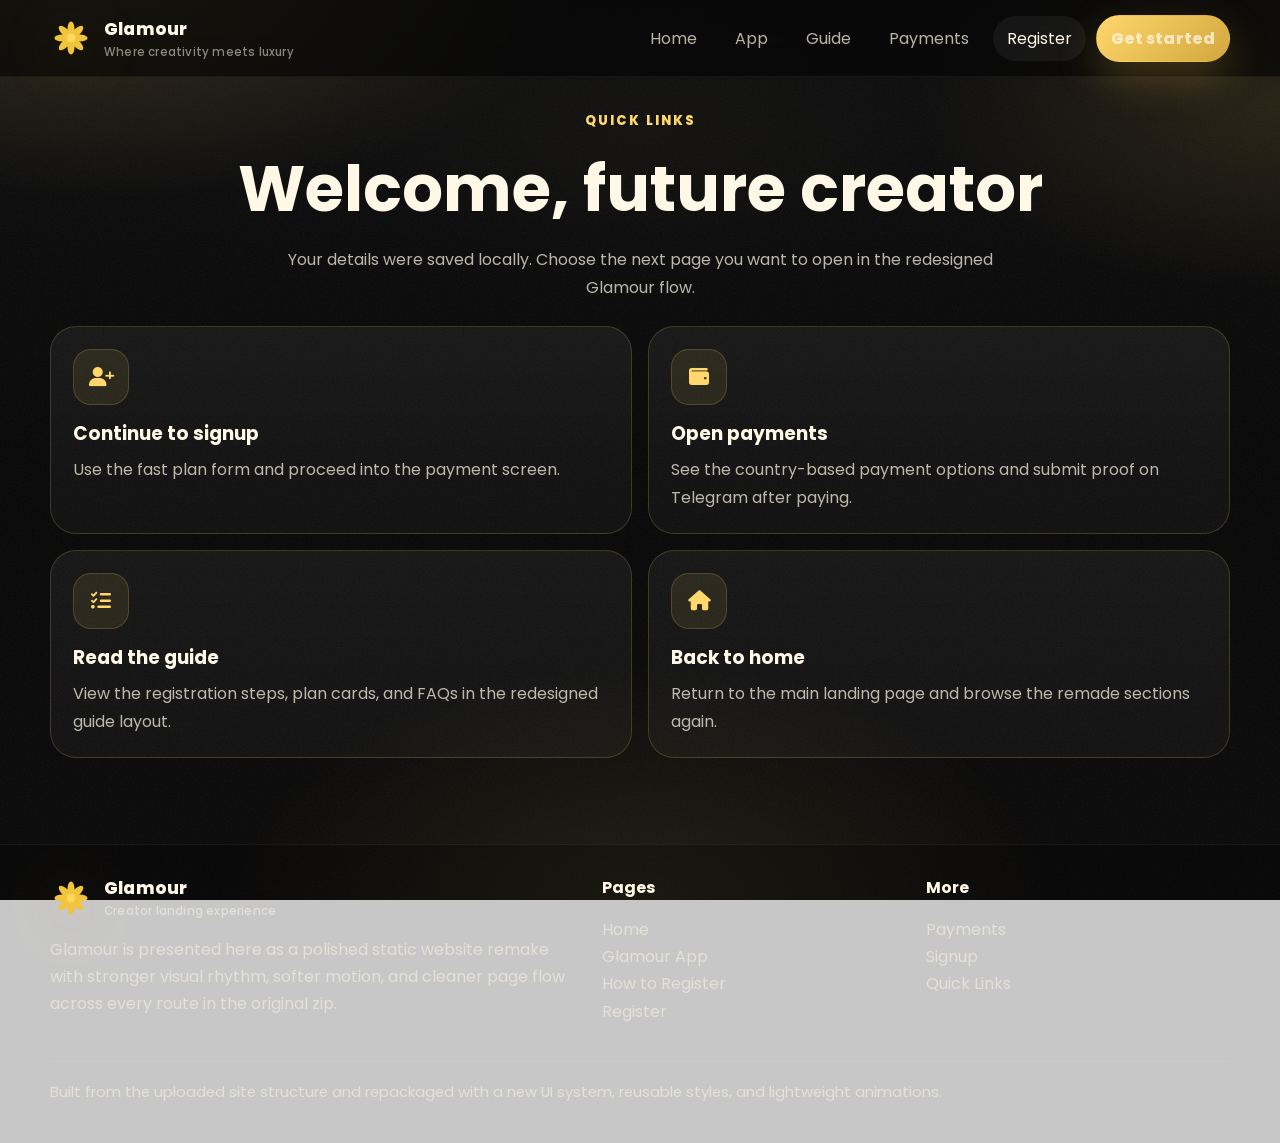
<file: shortlink.html>
<!DOCTYPE html>
<html lang="en">
<head>

  <meta charset="UTF-8" />
  <meta name="viewport" content="width=device-width, initial-scale=1" />
  <meta name="theme-color" content="#0b0b0c" />
  <meta name="description" content="A redesigned Glamour quick links page that routes visitors to the main static pages with a cleaner layout." />
  <meta name="robots" content="index,follow" />
  <link rel="canonical" href="https://glamourwebsite.com.ng/shortlink.html" />
  <title>Glamour Quick Links — Continue Your Journey</title>
  <link rel="manifest" href="manifest.webmanifest" />
  <link rel="icon" href="assets/logo.svg" type="image/svg+xml" />
  <link rel="icon" href="assets/icons/favicon.ico" sizes="any" />
  <link rel="apple-touch-icon" sizes="180x180" href="assets/icons/apple-touch-icon.png" />
  <meta property="og:type" content="website" />
  <meta property="og:title" content="Glamour Quick Links — Continue Your Journey" />
  <meta property="og:description" content="A redesigned Glamour quick links page that routes visitors to the main static pages with a cleaner layout." />
  <meta property="og:url" content="https://glamourwebsite.com.ng/shortlink.html" />
  <meta property="og:image" content="https://glamourwebsite.com.ng/assets/glamour-hero.jpg" />
  <meta name="twitter:card" content="summary_large_image" />
  <meta name="twitter:title" content="Glamour Quick Links — Continue Your Journey" />
  <meta name="twitter:description" content="A redesigned Glamour quick links page that routes visitors to the main static pages with a cleaner layout." />
  <meta name="twitter:image" content="https://glamourwebsite.com.ng/assets/glamour-hero.jpg" />
  <link rel="preconnect" href="https://fonts.googleapis.com" />
  <link rel="preconnect" href="https://fonts.gstatic.com" crossorigin />
  <link href="https://fonts.googleapis.com/css2?family=Poppins:wght@400;500;600;700;800;900&display=swap" rel="stylesheet" />
  <link rel="stylesheet" href="https://cdnjs.cloudflare.com/ajax/libs/font-awesome/6.5.2/css/all.min.css" />
  <link rel="stylesheet" href="assets/styles.css" />

</head>
<body>

<a class="skip-link" href="#content">Skip to content</a>
<header class="topbar">
  <div class="container topbar-inner">
    <a class="brand" href="index.html" aria-label="Glamour home">
      <img src="assets/logo.svg" alt="Glamour logo" />
      <div><span>Glamour</span><small>Where creativity meets luxury</small></div>
    </a>
    <button class="nav-toggle" type="button" aria-label="Toggle menu"><i class="fa-solid fa-bars"></i></button>
    <nav class="nav" aria-label="Main navigation">
      <a href="index.html">Home</a>
      <a href="glamour-app.html">App</a>
      <a href="how-to-register.html">Guide</a>
      <a href="payments.html">Payments</a>
      <a href="register.html" class="active">Register</a>
      <a class="btn btn-primary" href="signup.html">Get started</a>
    </nav>
  </div>
</header>

<main id="content" class="section">
  <div class="container">
    <div class="section-head center" data-reveal>
      <div class="eyebrow">Quick links</div>
      <h1 style="margin:10px 0 10px;font-size:clamp(2.2rem,5vw,4rem)">Welcome, <span data-hello-name>future creator</span></h1>
      <p class="sub" style="margin-inline:auto">Your details were saved locally. Choose the next page you want to open in the redesigned Glamour flow.</p>
    </div>

    <div class="link-grid">
      <a class="link-card" href="signup.html" data-reveal>
        <div class="icon-badge"><i class="fa-solid fa-user-plus"></i></div>
        <h3>Continue to signup</h3>
        <p>Use the fast plan form and proceed into the payment screen.</p>
      </a>
      <a class="link-card" href="payments.html" data-reveal>
        <div class="icon-badge"><i class="fa-solid fa-wallet"></i></div>
        <h3>Open payments</h3>
        <p>See the country-based payment options and submit proof on Telegram after paying.</p>
      </a>
      <a class="link-card" href="how-to-register.html" data-reveal>
        <div class="icon-badge"><i class="fa-solid fa-list-check"></i></div>
        <h3>Read the guide</h3>
        <p>View the registration steps, plan cards, and FAQs in the redesigned guide layout.</p>
      </a>
      <a class="link-card" href="index.html" data-reveal>
        <div class="icon-badge"><i class="fa-solid fa-house"></i></div>
        <h3>Back to home</h3>
        <p>Return to the main landing page and browse the remade sections again.</p>
      </a>
    </div>
  </div>
</main>

<footer>
  <div class="container footer-grid">
    <div>
      <div class="brand" style="margin-bottom:10px">
        <img src="assets/logo.svg" alt="Glamour logo" />
        <div><span>Glamour</span><small>Creator landing experience</small></div>
      </div>
      <p>Glamour is presented here as a polished static website remake with stronger visual rhythm, softer motion, and cleaner page flow across every route in the original zip.</p>
    </div>
    <div>
      <strong style="display:block;margin-bottom:10px">Pages</strong>
      <p><a href="index.html">Home</a><br><a href="glamour-app.html">Glamour App</a><br><a href="how-to-register.html">How to Register</a><br><a href="register.html">Register</a></p>
    </div>
    <div>
      <strong style="display:block;margin-bottom:10px">More</strong>
      <p><a href="payments.html">Payments</a><br><a href="signup.html">Signup</a><br><a href="shortlink.html">Quick Links</a></p>
    </div>
  </div>
  <div class="container bottom-note">Built from the uploaded site structure and repackaged with a new UI system, reusable styles, and lightweight animations.</div>
</footer>
<div class="toast" id="toast">Copied.</div>
<script src="assets/site.js"></script>

</body>
</html>
</file>
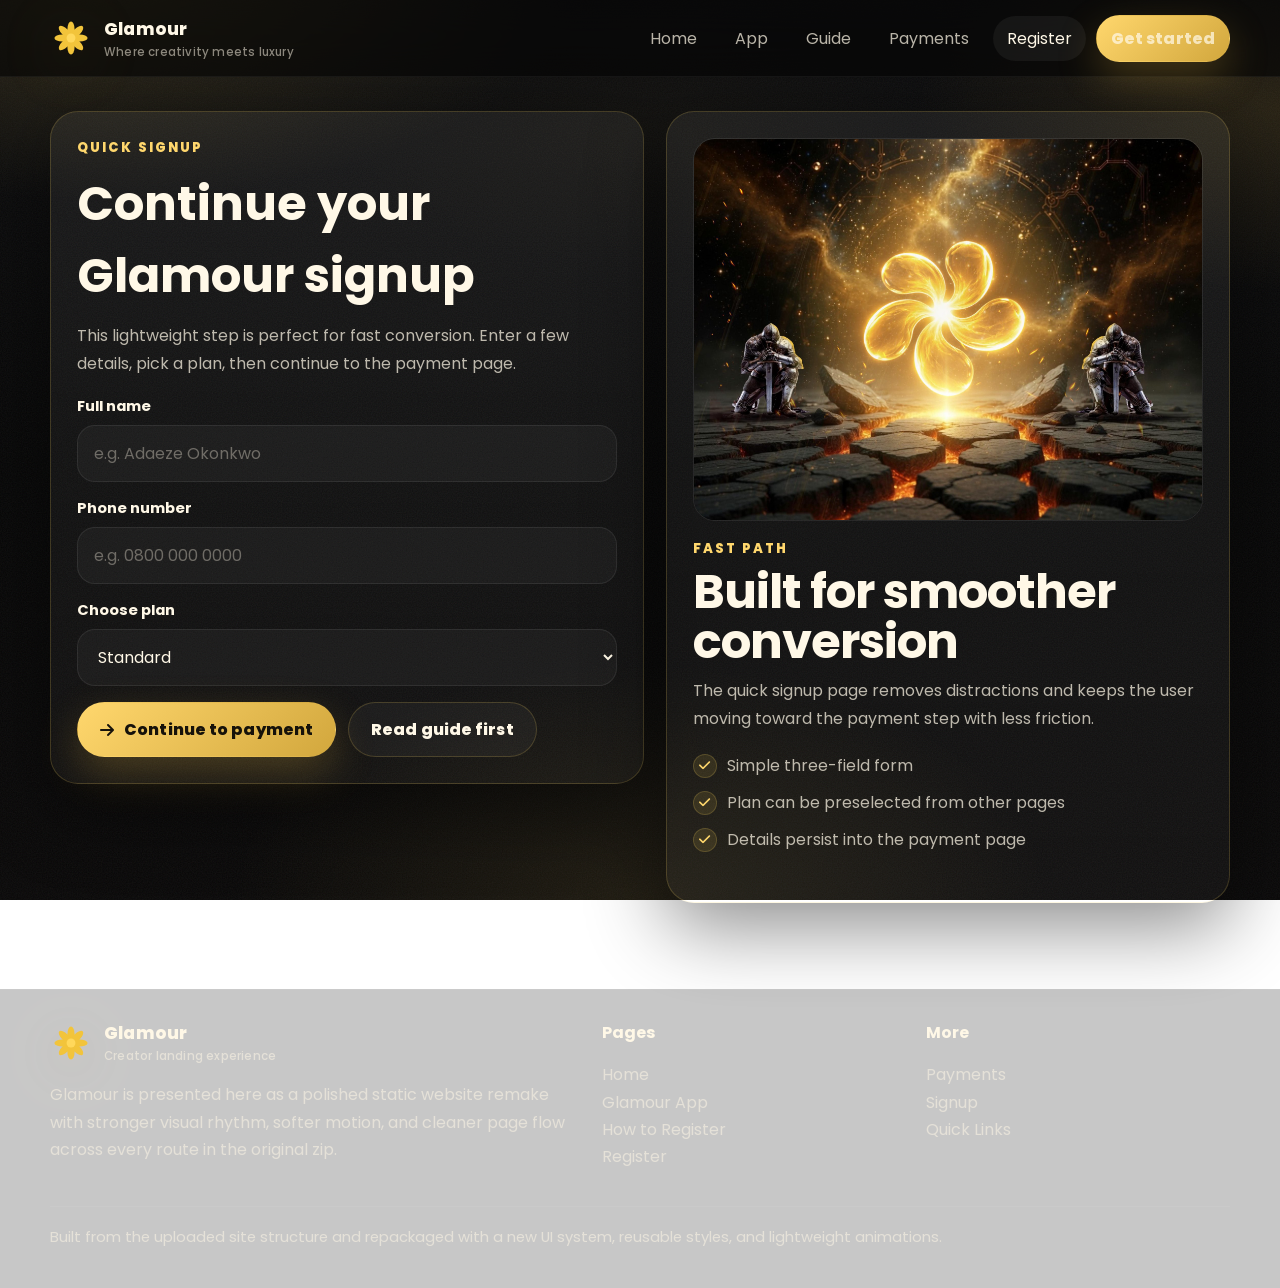
<file: signup.html>
<!DOCTYPE html>
<html lang="en">
<head>

  <meta charset="UTF-8" />
  <meta name="viewport" content="width=device-width, initial-scale=1" />
  <meta name="theme-color" content="#0b0b0c" />
  <meta name="description" content="A redesigned quick-signup page for Glamour with a focused form and improved visual hierarchy." />
  <meta name="robots" content="index,follow" />
  <link rel="canonical" href="https://glamourwebsite.com.ng/signup.html" />
  <title>Glamour Signup — Fast Entry Form</title>
  <link rel="manifest" href="manifest.webmanifest" />
  <link rel="icon" href="assets/logo.svg" type="image/svg+xml" />
  <link rel="icon" href="assets/icons/favicon.ico" sizes="any" />
  <link rel="apple-touch-icon" sizes="180x180" href="assets/icons/apple-touch-icon.png" />
  <meta property="og:type" content="website" />
  <meta property="og:title" content="Glamour Signup — Fast Entry Form" />
  <meta property="og:description" content="A redesigned quick-signup page for Glamour with a focused form and improved visual hierarchy." />
  <meta property="og:url" content="https://glamourwebsite.com.ng/signup.html" />
  <meta property="og:image" content="https://glamourwebsite.com.ng/assets/glamour-hero.jpg" />
  <meta name="twitter:card" content="summary_large_image" />
  <meta name="twitter:title" content="Glamour Signup — Fast Entry Form" />
  <meta name="twitter:description" content="A redesigned quick-signup page for Glamour with a focused form and improved visual hierarchy." />
  <meta name="twitter:image" content="https://glamourwebsite.com.ng/assets/glamour-hero.jpg" />
  <link rel="preconnect" href="https://fonts.googleapis.com" />
  <link rel="preconnect" href="https://fonts.gstatic.com" crossorigin />
  <link href="https://fonts.googleapis.com/css2?family=Poppins:wght@400;500;600;700;800;900&display=swap" rel="stylesheet" />
  <link rel="stylesheet" href="https://cdnjs.cloudflare.com/ajax/libs/font-awesome/6.5.2/css/all.min.css" />
  <link rel="stylesheet" href="assets/styles.css" />

</head>
<body>

<a class="skip-link" href="#content">Skip to content</a>
<header class="topbar">
  <div class="container topbar-inner">
    <a class="brand" href="index.html" aria-label="Glamour home">
      <img src="assets/logo.svg" alt="Glamour logo" />
      <div><span>Glamour</span><small>Where creativity meets luxury</small></div>
    </a>
    <button class="nav-toggle" type="button" aria-label="Toggle menu"><i class="fa-solid fa-bars"></i></button>
    <nav class="nav" aria-label="Main navigation">
      <a href="index.html">Home</a>
      <a href="glamour-app.html">App</a>
      <a href="how-to-register.html">Guide</a>
      <a href="payments.html">Payments</a>
      <a href="register.html" class="active">Register</a>
      <a class="btn btn-primary" href="signup.html">Get started</a>
    </nav>
  </div>
</header>

<main id="content" class="section">
  <div class="container form-wrap">
    <section class="form-panel" data-reveal>
      <div class="eyebrow">Quick signup</div>
      <h1 style="margin:10px 0 10px;font-size:clamp(2rem,4vw,3rem)">Continue your Glamour signup</h1>
      <p class="sub" style="margin-bottom:18px">This lightweight step is perfect for fast conversion. Enter a few details, pick a plan, then continue to the payment page.</p>
      <form id="signupForm">
        <div class="field"><label for="name">Full name</label><input class="input" id="name" name="name" placeholder="e.g. Adaeze Okonkwo" required></div>
        <div class="field"><label for="phone">Phone number</label><input class="input" id="phone" name="phone" placeholder="e.g. 0800 000 0000" required></div>
        <div class="field"><label for="plan">Choose plan</label>
          <select class="select" id="plan" name="plan" required>
            <option value="Standard">Standard</option>
            <option value="Premium">Premium</option>
          </select>
        </div>
        <div class="actions">
          <button class="btn btn-primary" type="submit"><i class="fa-solid fa-arrow-right"></i> Continue to payment</button>
          <a class="btn btn-secondary" href="how-to-register.html">Read guide first</a>
        </div>
      </form>
    </section>
    <aside class="info-panel" data-reveal>
      <img src="assets/glamour-logo-full.jpg" alt="Glamour preview" style="width:100%;border-radius:22px;aspect-ratio:4/3;object-fit:cover;border:1px solid rgba(255,255,255,.08);margin-bottom:18px" />
      <div class="eyebrow">Fast path</div>
      <h2 style="margin-top:8px">Built for smoother conversion</h2>
      <p class="sub">The quick signup page removes distractions and keeps the user moving toward the payment step with less friction.</p>
      <div class="list">
        <div class="item"><span class="tick"><i class="fa-solid fa-check"></i></span><span>Simple three-field form</span></div>
        <div class="item"><span class="tick"><i class="fa-solid fa-check"></i></span><span>Plan can be preselected from other pages</span></div>
        <div class="item"><span class="tick"><i class="fa-solid fa-check"></i></span><span>Details persist into the payment page</span></div>
      </div>
    </aside>
  </div>
</main>

<footer>
  <div class="container footer-grid">
    <div>
      <div class="brand" style="margin-bottom:10px">
        <img src="assets/logo.svg" alt="Glamour logo" />
        <div><span>Glamour</span><small>Creator landing experience</small></div>
      </div>
      <p>Glamour is presented here as a polished static website remake with stronger visual rhythm, softer motion, and cleaner page flow across every route in the original zip.</p>
    </div>
    <div>
      <strong style="display:block;margin-bottom:10px">Pages</strong>
      <p><a href="index.html">Home</a><br><a href="glamour-app.html">Glamour App</a><br><a href="how-to-register.html">How to Register</a><br><a href="register.html">Register</a></p>
    </div>
    <div>
      <strong style="display:block;margin-bottom:10px">More</strong>
      <p><a href="payments.html">Payments</a><br><a href="signup.html">Signup</a><br><a href="shortlink.html">Quick Links</a></p>
    </div>
  </div>
  <div class="container bottom-note">Built from the uploaded site structure and repackaged with a new UI system, reusable styles, and lightweight animations.</div>
</footer>
<div class="toast" id="toast">Copied.</div>
<script src="assets/site.js"></script>

</body>
</html>
</file>
<file: assets/styles.css>
:root{
  --bg:#060606;
  --bg-soft:#0e0e10;
  --panel:rgba(255,255,255,.06);
  --panel-2:rgba(255,255,255,.035);
  --line:rgba(255,215,96,.18);
  --line-strong:rgba(255,215,96,.34);
  --text:#fff8e7;
  --muted:rgba(255,248,231,.72);
  --muted-2:rgba(255,248,231,.52);
  --gold:#d2a73d;
  --gold-bright:#ffd76d;
  --shadow:0 24px 80px rgba(0,0,0,.45);
  --radius:24px;
  --radius-lg:32px;
  --container:min(1180px, calc(100vw - 28px));
  --hero-grad:
      radial-gradient(900px 420px at 8% -2%, rgba(255,215,96,.16), transparent 52%),
      radial-gradient(760px 380px at 100% 12%, rgba(210,167,61,.14), transparent 48%),
      radial-gradient(760px 440px at 50% 100%, rgba(255,215,96,.09), transparent 54%),
      linear-gradient(180deg,#0b0b0c 0%, #050505 52%, #080707 100%);
}
*{box-sizing:border-box}
html{scroll-behavior:smooth}
body{
  margin:0;
  font-family:"Poppins",system-ui,-apple-system,Segoe UI,Roboto,sans-serif;
  color:var(--text);
  background:var(--hero-grad);
  background-attachment:fixed;
  min-height:100vh;
  overflow-x:hidden;
}
body::before{
  content:"";
  position:fixed;
  inset:0;
  pointer-events:none;
  background:
    radial-gradient(500px 220px at var(--mx,50%) var(--my,15%), rgba(255,215,96,.08), transparent 60%),
    url("data:image/svg+xml,%3Csvg xmlns='http://www.w3.org/2000/svg' width='180' height='180'%3E%3Cfilter id='n'%3E%3CfeTurbulence type='fractalNoise' baseFrequency='.8' numOctaves='3' stitchTiles='stitch'/%3E%3C/filter%3E%3Crect width='180' height='180' filter='url(%23n)' opacity='.18'/%3E%3C/svg%3E");
  opacity:.36;
  mix-blend-mode:screen;
  z-index:-1;
}
a{color:inherit;text-decoration:none}
img{display:block;max-width:100%;height:auto}
button,input,select,textarea{font:inherit}
.container{width:var(--container);margin-inline:auto}
.skip-link{
  position:absolute;left:-999px;top:10px;background:#000;color:#fff;padding:10px 14px;border-radius:12px;z-index:9999
}
.skip-link:focus{left:10px}
.topbar{
  position:sticky;top:0;z-index:80;
  backdrop-filter:blur(18px);
  -webkit-backdrop-filter:blur(18px);
  background:rgba(6,6,6,.66);
  border-bottom:1px solid rgba(255,255,255,.05);
}
.topbar-inner{
  min-height:76px;
  display:flex;align-items:center;justify-content:space-between;gap:18px
}
.brand{
  display:flex;align-items:center;gap:12px;font-weight:800;letter-spacing:.2px
}
.brand img{width:42px;height:42px;object-fit:contain;filter:drop-shadow(0 10px 30px rgba(210,167,61,.18))}
.brand span{font-size:1.05rem}
.brand small{display:block;color:var(--muted-2);font-size:.72rem;font-weight:500;margin-top:2px}
.nav{
  display:flex;align-items:center;gap:10px;flex-wrap:wrap;justify-content:flex-end
}
.nav a{
  color:var(--muted);
  padding:10px 14px;border-radius:999px;transition:.25s ease;
}
.nav a:hover,.nav a.active{
  color:var(--text);background:rgba(255,255,255,.05)
}
.nav-toggle{
  display:none;border:1px solid var(--line);background:rgba(255,255,255,.05);color:var(--text);
  width:48px;height:48px;border-radius:16px;cursor:pointer
}
.btn{
  display:inline-flex;align-items:center;justify-content:center;gap:10px;
  padding:14px 22px;border-radius:999px;font-weight:800;letter-spacing:.1px;
  border:1px solid transparent;transition:transform .2s ease,box-shadow .2s ease,background .2s ease,border-color .2s ease
}
.btn:hover{transform:translateY(-2px)}
.btn-primary{
  color:#16120a;background:linear-gradient(135deg,var(--gold-bright),var(--gold));box-shadow:0 16px 40px rgba(210,167,61,.28)
}
.btn-secondary{
  background:rgba(255,255,255,.045);border-color:var(--line);color:var(--text)
}
.btn-block{width:100%}
.hero{
  padding:68px 0 44px;
  position:relative;overflow:hidden
}
.hero-grid{
  display:grid;grid-template-columns:1.08fr .92fr;gap:28px;align-items:center
}
.pill{
  display:inline-flex;align-items:center;gap:10px;padding:10px 16px;border-radius:999px;
  background:rgba(255,215,96,.09);border:1px solid var(--line);color:var(--muted)
}
.dot{
  width:10px;height:10px;border-radius:50%;background:var(--gold-bright);
  box-shadow:0 0 24px rgba(255,215,96,.45)
}
.hero h1{
  font-size:clamp(2.4rem,6vw,4.7rem);line-height:.98;letter-spacing:-1.8px;margin:18px 0 16px
}
.hero h1 span{
  background:linear-gradient(135deg,var(--gold-bright),#fff4c9 70%);
  -webkit-background-clip:text;background-clip:text;color:transparent
}
.hero p.lead{
  color:var(--muted);line-height:1.78;font-size:1.02rem;max-width:720px;margin:0 0 22px
}
.hero-actions{display:flex;gap:14px;flex-wrap:wrap}
.stat-row{display:grid;grid-template-columns:repeat(3,1fr);gap:14px;margin-top:24px}
.mini-card,.card,.glass,.faq-item,details{
  background:linear-gradient(180deg,var(--panel),var(--panel-2));
  border:1px solid rgba(255,255,255,.06);
  box-shadow:var(--shadow);
  backdrop-filter:blur(14px);-webkit-backdrop-filter:blur(14px)
}
.mini-card{
  border-radius:20px;padding:16px 16px 14px
}
.mini-card b{display:block;color:var(--gold-bright);font-size:1.25rem;margin-bottom:6px}
.mini-card span{color:var(--muted-2);font-size:.9rem}
.visual{
  position:relative;border-radius:var(--radius-lg);overflow:hidden;padding:18px;
  background:linear-gradient(180deg,rgba(255,255,255,.08),rgba(255,255,255,.03));
  border:1px solid var(--line);box-shadow:0 30px 90px rgba(0,0,0,.42)
}
.visual::before{
  content:"";
  position:absolute;inset:-1px;
  background:radial-gradient(420px 220px at 18% 0%, rgba(255,215,96,.16), transparent 58%),
             radial-gradient(320px 220px at 100% 100%, rgba(255,215,96,.08), transparent 50%);
  pointer-events:none
}
.mock-frame{
  position:relative;border-radius:24px;overflow:hidden;border:1px solid rgba(255,255,255,.08)
}
.mock-frame img{
  width:100%;aspect-ratio:4/5;object-fit:cover;transform:scale(1.02)
}
.float-panel{
  position:absolute;border-radius:22px;padding:16px 18px;
  background:rgba(11,11,12,.82);border:1px solid var(--line);box-shadow:0 16px 45px rgba(0,0,0,.34)
}
.float-panel strong{display:block;font-size:1.05rem}
.float-panel small{color:var(--muted-2)}
.float-a{left:-18px;bottom:24px;animation:floatA 6s ease-in-out infinite}
.float-b{right:-14px;top:20px;animation:floatB 7s ease-in-out infinite}
@keyframes floatA{0%,100%{transform:translateY(0)}50%{transform:translateY(-10px)}}
@keyframes floatB{0%,100%{transform:translateY(0)}50%{transform:translateY(8px)}}
.section{padding:34px 0 86px}
.section-head{margin-bottom:24px}
.eyebrow{
  color:var(--gold-bright);font-size:.82rem;letter-spacing:2px;font-weight:800;text-transform:uppercase
}
.section h2{
  font-size:clamp(1.8rem,4vw,3rem);line-height:1.05;letter-spacing:-1px;margin:10px 0 10px
}
.section p.sub{
  color:var(--muted);max-width:760px;line-height:1.75;margin:0
}
.grid-3{display:grid;grid-template-columns:repeat(3,1fr);gap:18px}
.grid-2{display:grid;grid-template-columns:repeat(2,1fr);gap:18px}
.card{
  border-radius:26px;padding:22px;position:relative;overflow:hidden;transition:transform .26s ease,border-color .26s ease
}
.card:hover{transform:translateY(-7px);border-color:var(--line-strong)}
.card::before{
  content:"";position:absolute;inset:auto auto 0 0;width:120px;height:120px;border-radius:50%;
  background:radial-gradient(circle, rgba(255,215,96,.14), transparent 70%);
  transform:translate(-24px,28px);pointer-events:none
}
.icon-badge{
  width:56px;height:56px;border-radius:18px;display:grid;place-items:center;
  background:rgba(255,215,96,.09);border:1px solid var(--line);font-size:1.25rem;color:var(--gold-bright)
}
.card h3{margin:16px 0 10px;font-size:1.1rem}
.card p{margin:0;color:var(--muted);line-height:1.72}
.step{
  display:grid;grid-template-columns:auto 1fr;gap:18px;align-items:flex-start
}
.step-no{
  width:54px;height:54px;border-radius:18px;display:grid;place-items:center;
  font-weight:800;background:rgba(255,215,96,.1);border:1px solid var(--line);color:var(--gold-bright);flex:0 0 auto
}
.badge{
  display:inline-flex;align-items:center;gap:8px;padding:9px 12px;border-radius:999px;
  background:rgba(255,255,255,.05);border:1px solid rgba(255,255,255,.06);color:var(--muted-2);font-size:.82rem;font-weight:700
}
.gallery{
  display:grid;grid-template-columns:1.1fr .9fr .9fr;gap:16px
}
.gallery .shot{
  border-radius:24px;overflow:hidden;position:relative;min-height:220px;border:1px solid rgba(255,255,255,.06)
}
.gallery img{width:100%;height:100%;object-fit:cover;transition:transform .5s ease}
.gallery .shot:hover img{transform:scale(1.06)}
.gallery .shot.tall{grid-row:span 2;min-height:456px}
.gallery .shot::after{
  content:attr(data-label);position:absolute;left:14px;bottom:14px;padding:10px 14px;border-radius:999px;
  background:rgba(6,6,6,.7);backdrop-filter:blur(8px);border:1px solid rgba(255,255,255,.07);font-weight:700;font-size:.86rem
}
.price-grid{display:grid;grid-template-columns:repeat(2,1fr);gap:20px}
.price{
  padding:28px;border-radius:28px;position:relative
}
.price.featured{border-color:var(--line-strong);transform:translateY(-6px)}
.ribbon{
  position:absolute;right:18px;top:18px;padding:8px 12px;border-radius:999px;
  background:linear-gradient(135deg,var(--gold-bright),var(--gold));color:#18120a;font-size:.8rem;font-weight:900
}
.price h3{margin:0 0 8px;font-size:1.45rem}
.strike{color:var(--muted-2);text-decoration:line-through;margin-right:10px}
.price-tag{font-size:2.15rem;font-weight:900;letter-spacing:-1px}
.price p{color:var(--muted);line-height:1.7}
.list{display:grid;gap:12px;margin:20px 0 24px}
.list .item{display:grid;grid-template-columns:auto 1fr;gap:10px;align-items:start;color:var(--muted)}
.tick{
  width:24px;height:24px;border-radius:50%;display:grid;place-items:center;background:rgba(255,215,96,.11);
  border:1px solid var(--line);color:var(--gold-bright);font-size:.8rem;margin-top:1px
}
.faq-grid{display:grid;grid-template-columns:repeat(2,1fr);gap:16px}
details{
  border-radius:22px;padding:18px 20px
}
summary{cursor:pointer;list-style:none;font-weight:800}
summary::-webkit-details-marker{display:none}
details p{margin:12px 0 0;color:var(--muted);line-height:1.72}
.cta{
  padding:34px;border-radius:32px;overflow:hidden;position:relative;
  background:
    radial-gradient(520px 280px at 10% 0%, rgba(255,215,96,.14), transparent 52%),
    linear-gradient(120deg, rgba(255,255,255,.06), rgba(255,255,255,.03));
  border:1px solid var(--line);box-shadow:0 20px 80px rgba(0,0,0,.38)
}
.cta-grid{display:grid;grid-template-columns:1.15fr .85fr;gap:22px;align-items:center}
.cta p{color:var(--muted);line-height:1.76}
.tag-cloud{display:flex;gap:10px;flex-wrap:wrap}
footer{
  padding:30px 0 40px;border-top:1px solid rgba(255,255,255,.06);background:rgba(0,0,0,.22)
}
.footer-grid{display:grid;grid-template-columns:1.4fr .8fr .8fr;gap:20px}
footer p,footer a{color:var(--muted-2);line-height:1.7}
footer a:hover{color:var(--text)}
.bottom-note{margin-top:20px;padding-top:20px;border-top:1px solid rgba(255,255,255,.06);color:var(--muted-2);font-size:.92rem}
.form-wrap{
  display:grid;grid-template-columns:1fr .95fr;gap:22px;align-items:start
}
.form-panel,.info-panel,.pay-panel{
  border-radius:28px;padding:26px;background:linear-gradient(180deg,var(--panel),var(--panel-2));border:1px solid var(--line);box-shadow:var(--shadow)
}
.input,.select,.textarea{
  width:100%;padding:15px 16px;border-radius:18px;background:rgba(255,255,255,.04);border:1px solid rgba(255,255,255,.08);color:var(--text);outline:none
}
.input::placeholder,.textarea::placeholder{color:rgba(255,248,231,.36)}
.input:focus,.select:focus,.textarea:focus{border-color:var(--line-strong);box-shadow:0 0 0 4px rgba(255,215,96,.08)}
.field{display:grid;gap:8px;margin-bottom:16px}
label{font-size:.92rem;font-weight:700;color:var(--text)}
.helper{color:var(--muted-2);font-size:.9rem;line-height:1.7}
.checkline{display:flex;gap:12px;align-items:flex-start;padding:14px;border-radius:18px;background:rgba(255,255,255,.04);border:1px solid rgba(255,255,255,.06)}
.notice{
  padding:16px 18px;border-radius:18px;background:rgba(255,215,96,.08);border:1px solid var(--line);color:var(--muted)
}
.alert-bar{
  display:flex;gap:12px;flex-wrap:wrap;align-items:center;padding:16px 18px;border-radius:20px;
  background:rgba(255,215,96,.09);border:1px solid var(--line)
}
.metrics-inline{display:flex;gap:12px;flex-wrap:wrap}
.metric-chip{
  padding:12px 14px;border-radius:18px;background:rgba(255,255,255,.04);border:1px solid rgba(255,255,255,.06);color:var(--muted)
}
.center{text-align:center}
.pay-choices{display:grid;grid-template-columns:repeat(2,1fr);gap:16px}
.choice{
  padding:18px;border-radius:22px;background:rgba(255,255,255,.04);border:1px solid rgba(255,255,255,.07);
  cursor:pointer;transition:.22s ease
}
.choice:hover,.choice.active{border-color:var(--line-strong);transform:translateY(-4px);background:rgba(255,215,96,.08)}
.choice small{display:block;color:var(--muted-2);margin-top:6px}
.pay-card{
  margin-top:18px;padding:20px;border-radius:22px;background:rgba(0,0,0,.26);border:1px solid rgba(255,255,255,.06)
}
.pay-card dl{margin:0;display:grid;grid-template-columns:1fr;gap:12px}
.pay-card dt{color:var(--muted-2);font-size:.84rem}
.pay-card dd{margin:4px 0 0;font-weight:700}
.actions{display:flex;gap:12px;flex-wrap:wrap}
.toast{
  position:fixed;right:18px;bottom:18px;padding:14px 16px;border-radius:18px;background:#111;border:1px solid var(--line);
  color:var(--text);box-shadow:var(--shadow);opacity:0;transform:translateY(16px);pointer-events:none;transition:.24s ease;z-index:120
}
.toast.show{opacity:1;transform:translateY(0)}
.link-grid{display:grid;grid-template-columns:repeat(2,1fr);gap:16px}
.link-card{
  padding:22px;border-radius:26px;background:linear-gradient(180deg,var(--panel),var(--panel-2));
  border:1px solid var(--line);transition:.25s ease;position:relative;overflow:hidden
}
.link-card:hover{transform:translateY(-6px);border-color:var(--line-strong)}
.link-card h3{margin:14px 0 8px}
.link-card p{margin:0;color:var(--muted);line-height:1.72}
[data-reveal]{opacity:0;transform:translateY(20px);transition:opacity .6s ease,transform .6s ease}
[data-reveal].visible{opacity:1;transform:translateY(0)}
@media (max-width: 1024px){
  .hero-grid,.form-wrap,.cta-grid,.footer-grid{grid-template-columns:1fr}
  .grid-3,.price-grid,.faq-grid,.gallery,.link-grid{grid-template-columns:1fr 1fr}
  .gallery .shot.tall{grid-row:span 1;min-height:280px}
}
@media (max-width: 760px){
  .nav-toggle{display:grid;place-items:center}
  .nav{
    position:absolute;left:14px;right:14px;top:86px;padding:14px;border-radius:24px;
    background:rgba(7,7,7,.94);border:1px solid var(--line);display:none;flex-direction:column;align-items:stretch
  }
  .nav.open{display:flex}
  .nav a,.nav .btn{width:100%;justify-content:center}
  .hero{padding-top:38px}
  .grid-3,.grid-2,.gallery,.price-grid,.faq-grid,.link-grid,.stat-row,.pay-choices{grid-template-columns:1fr}
  .topbar-inner{min-height:70px}
  .container{width:min(1180px, calc(100vw - 20px))}
  .section{padding:26px 0 70px}
  .card,.price,.form-panel,.info-panel,.pay-panel,.cta,.visual{padding:20px}
  .float-a,.float-b{position:static;margin-top:12px;animation:none}
  .actions,.hero-actions{flex-direction:column}
  .btn{width:100%}
}
</file>
